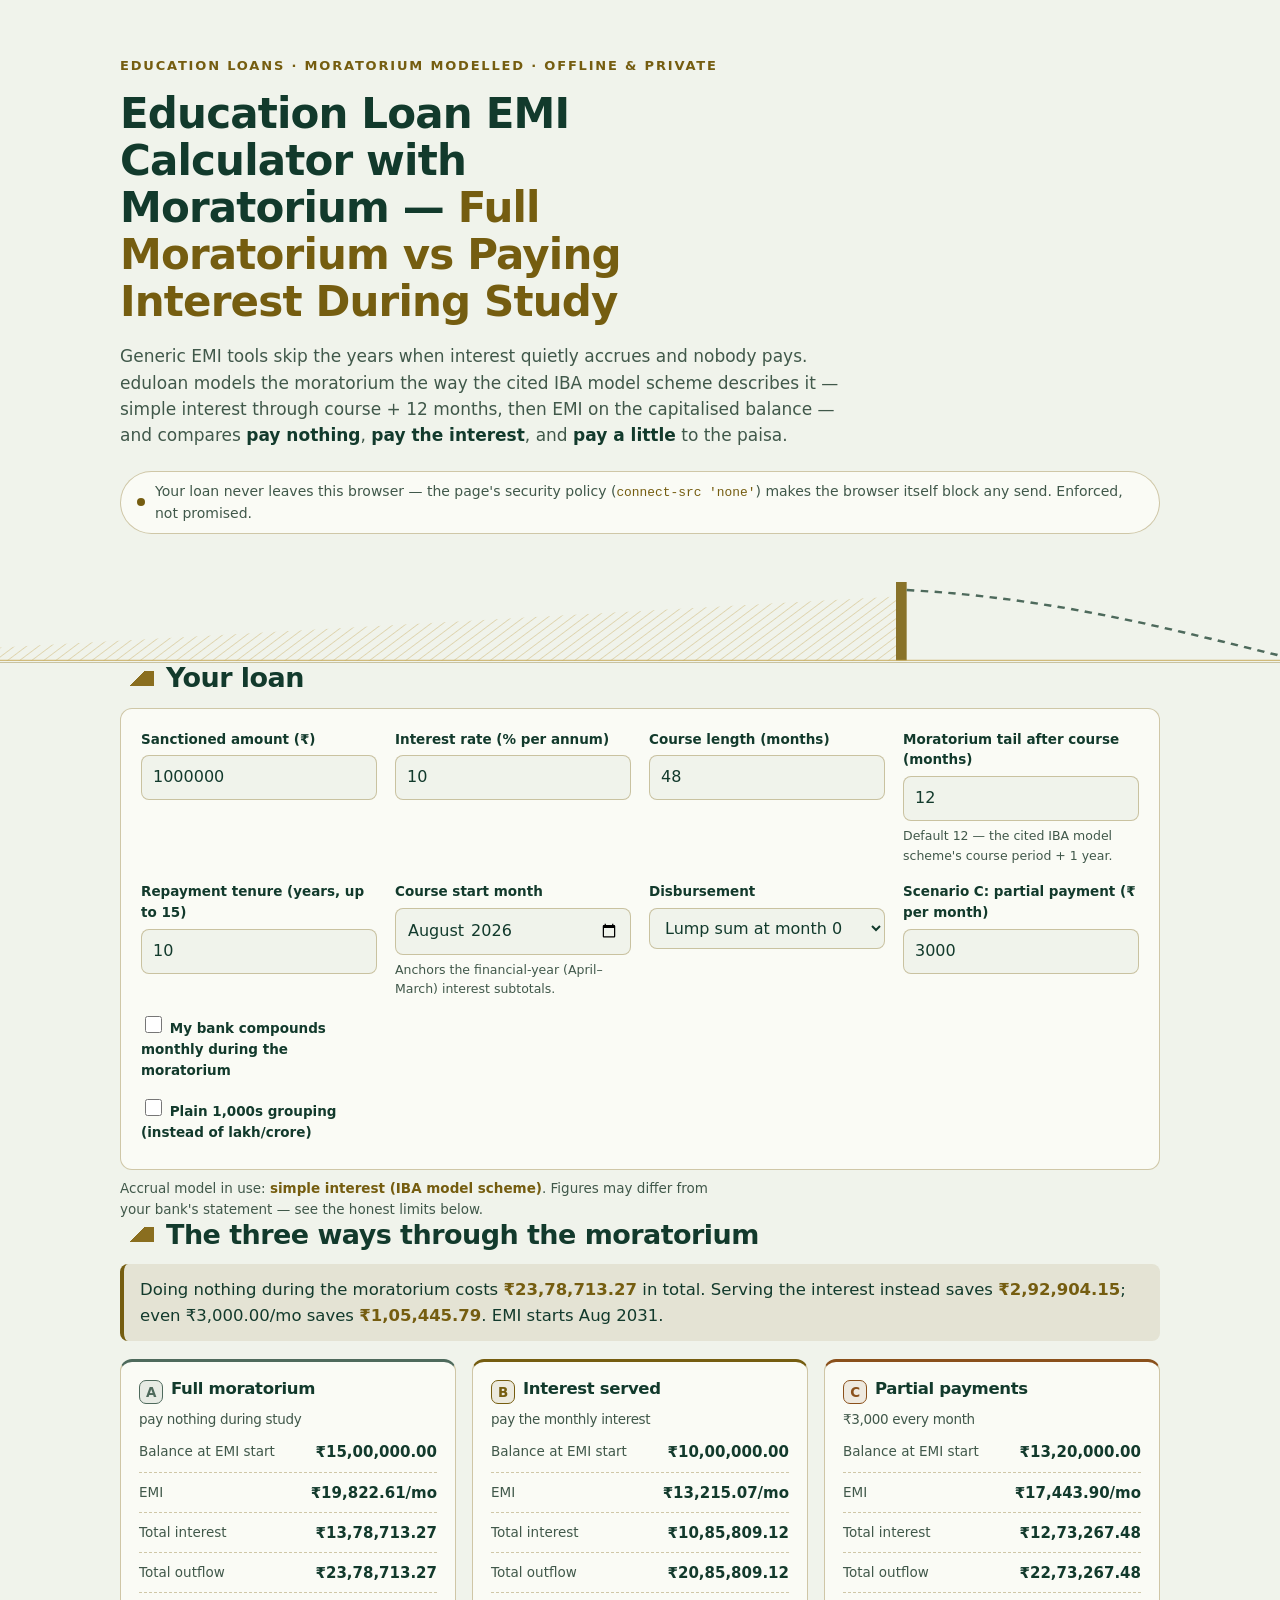
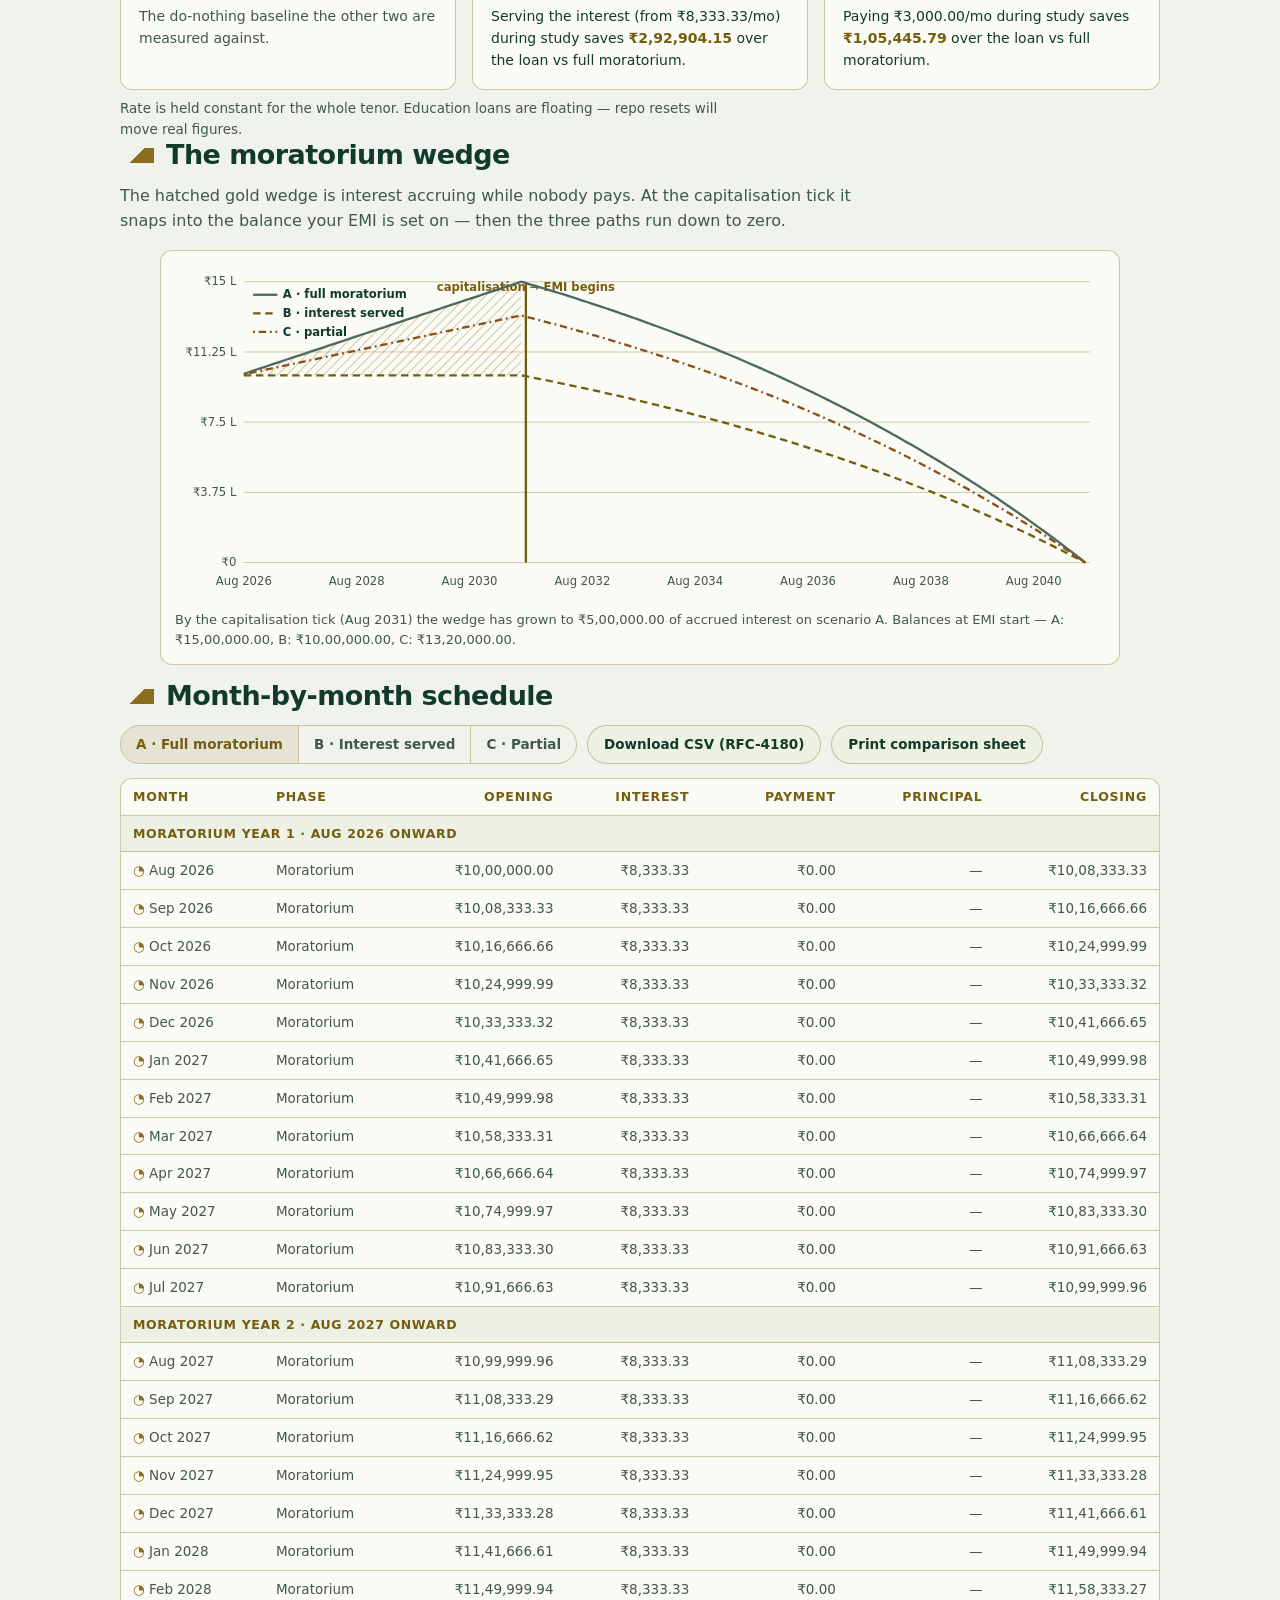
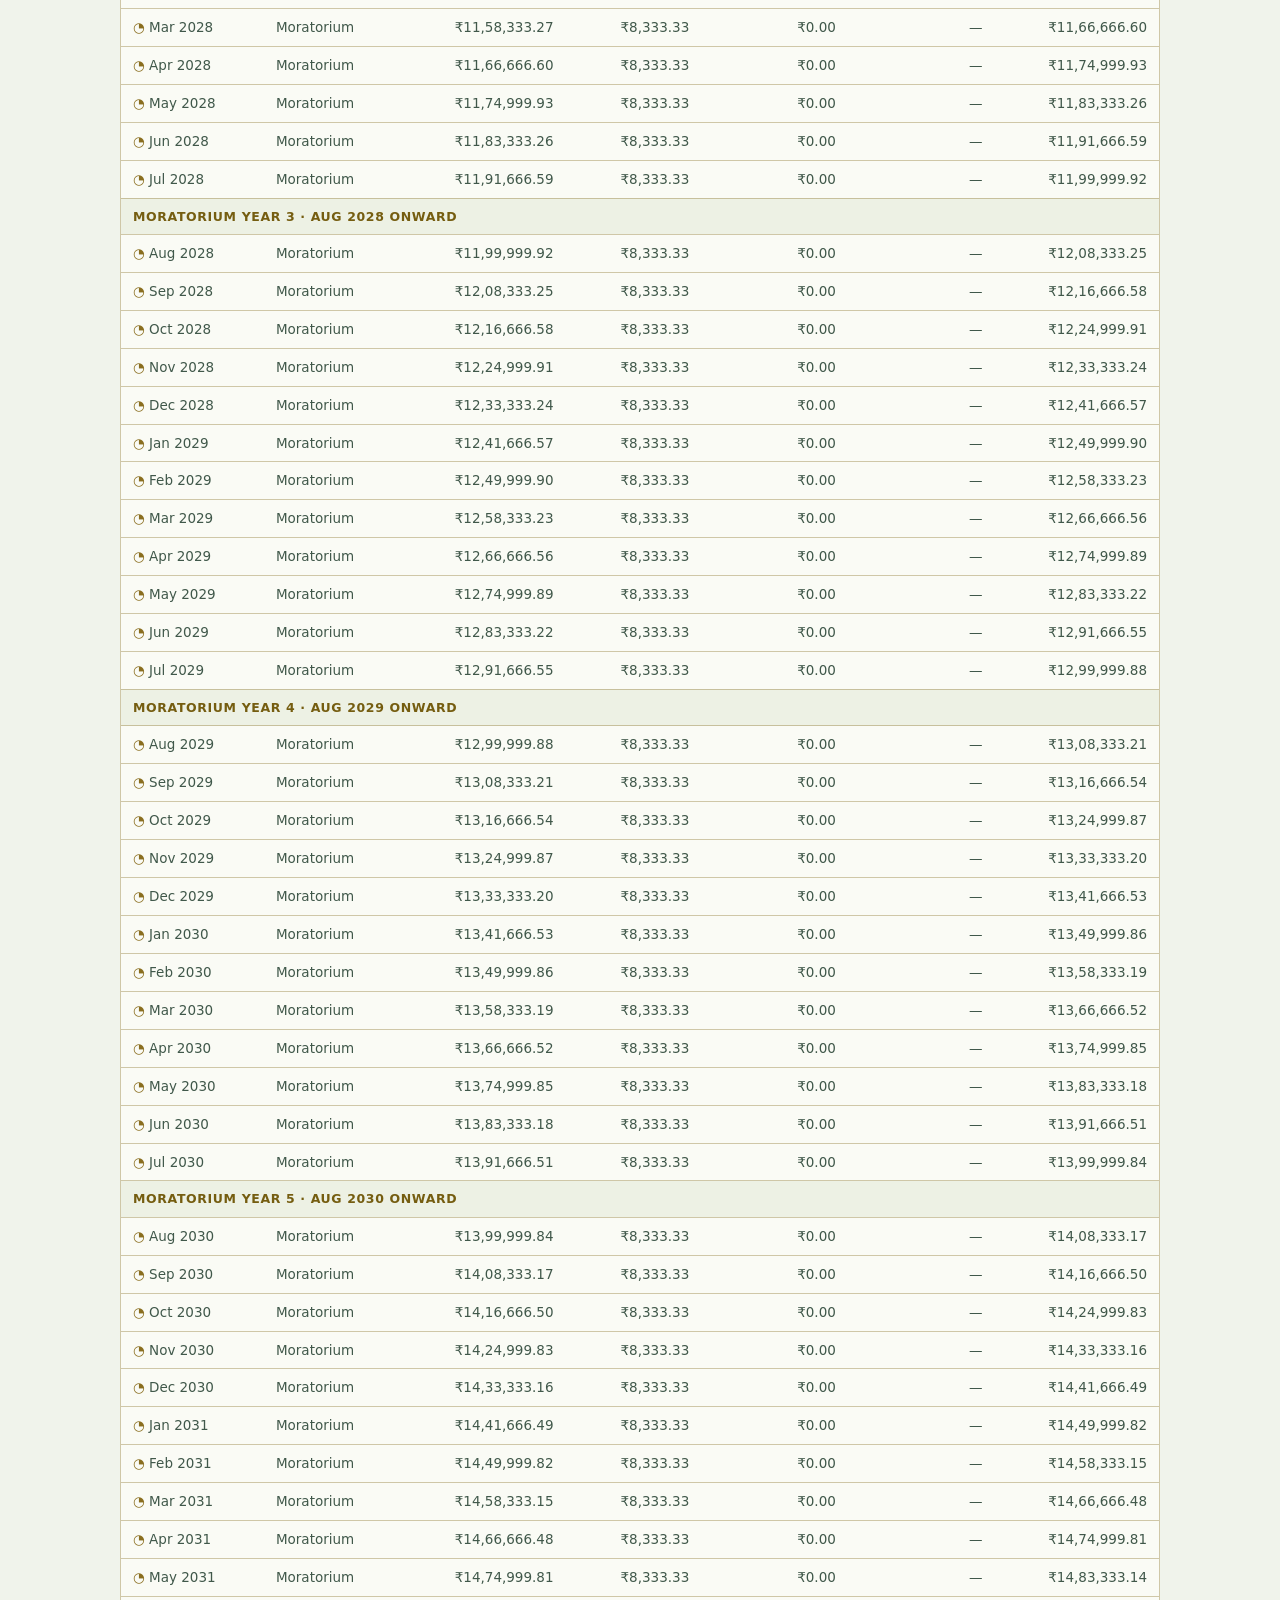
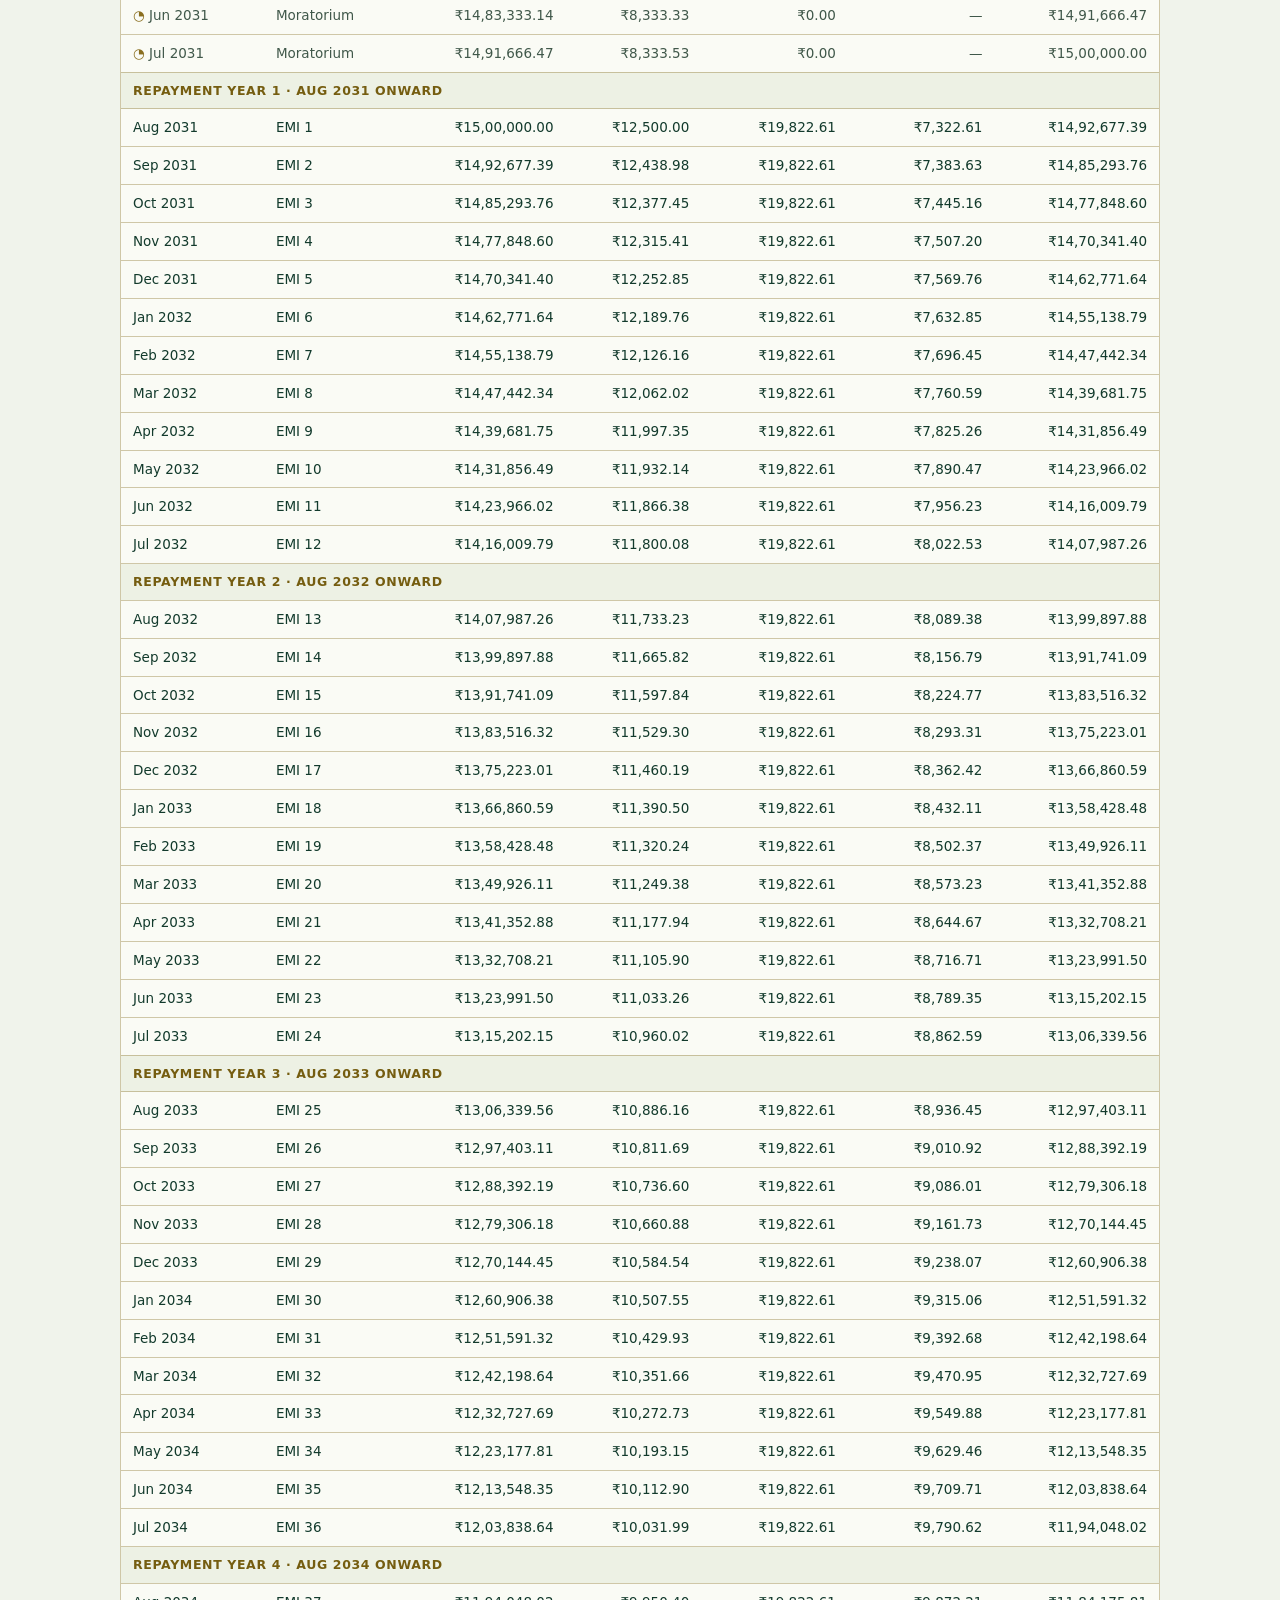
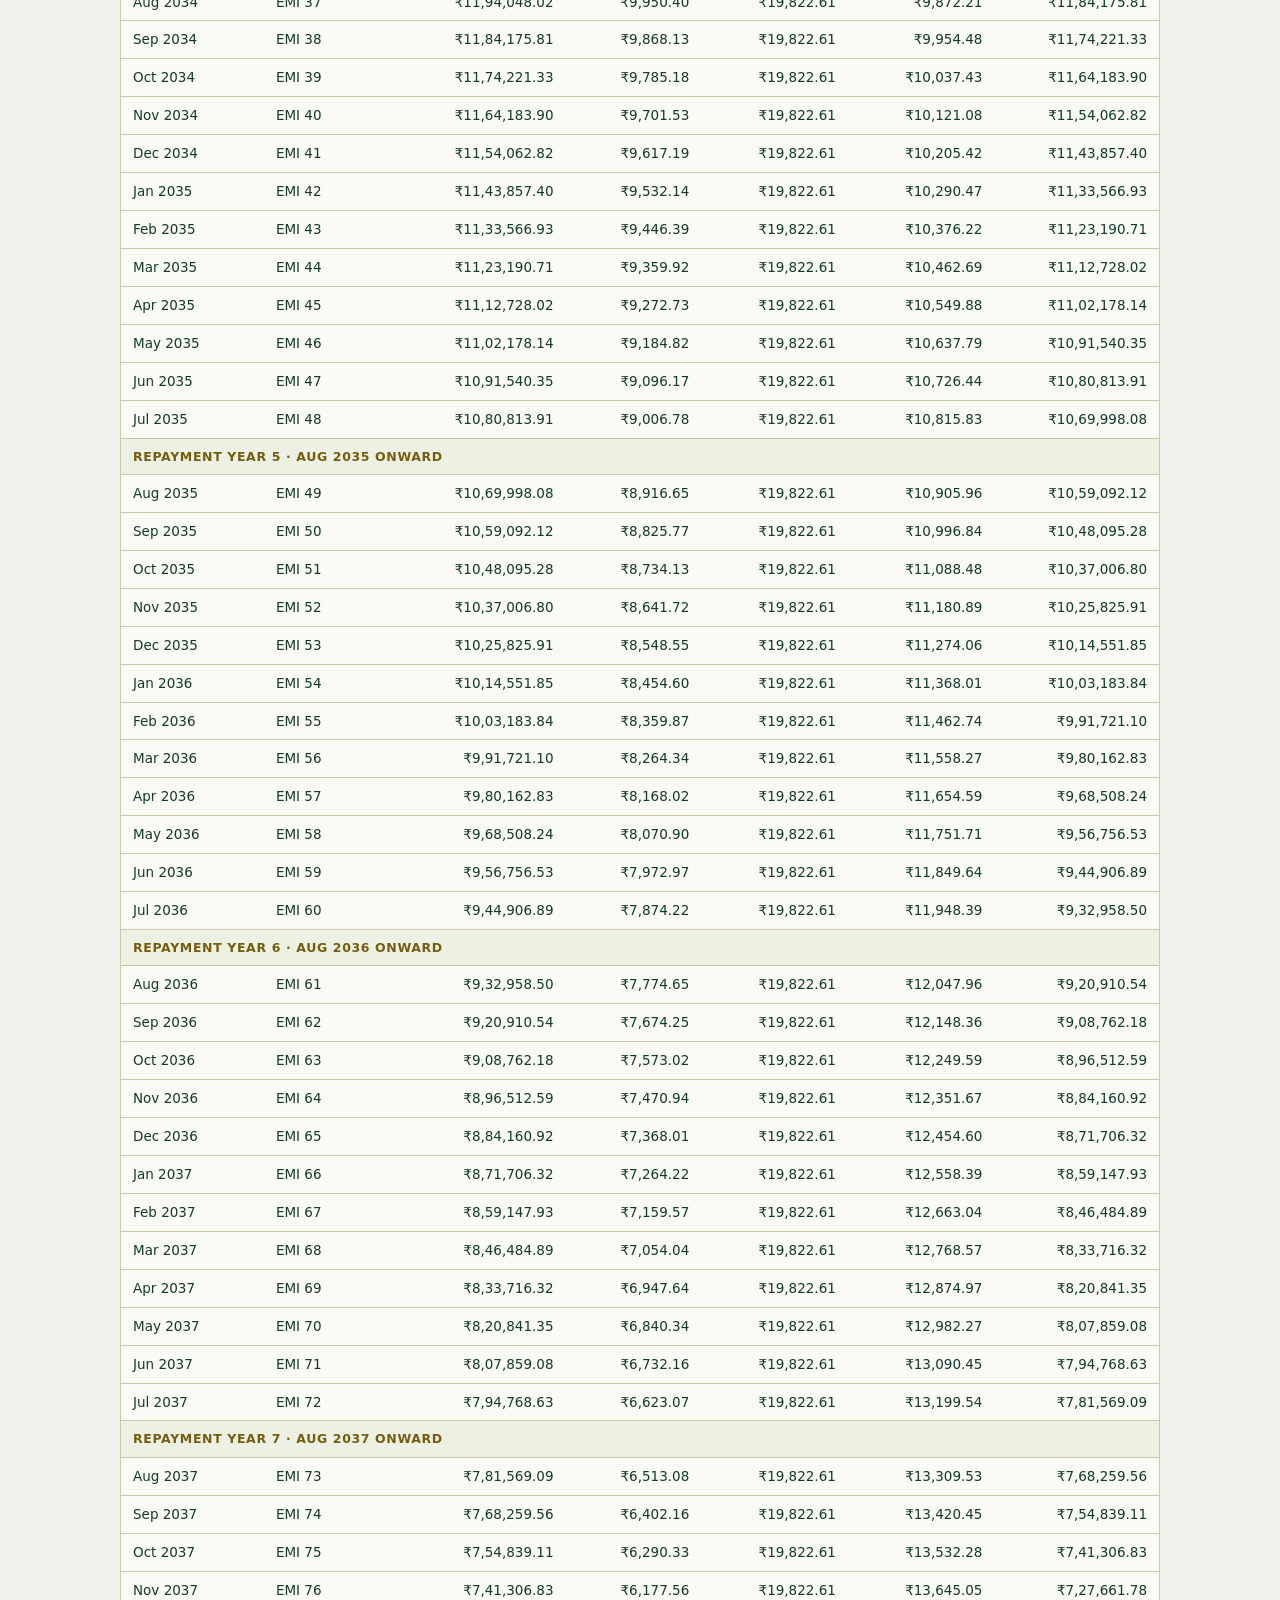
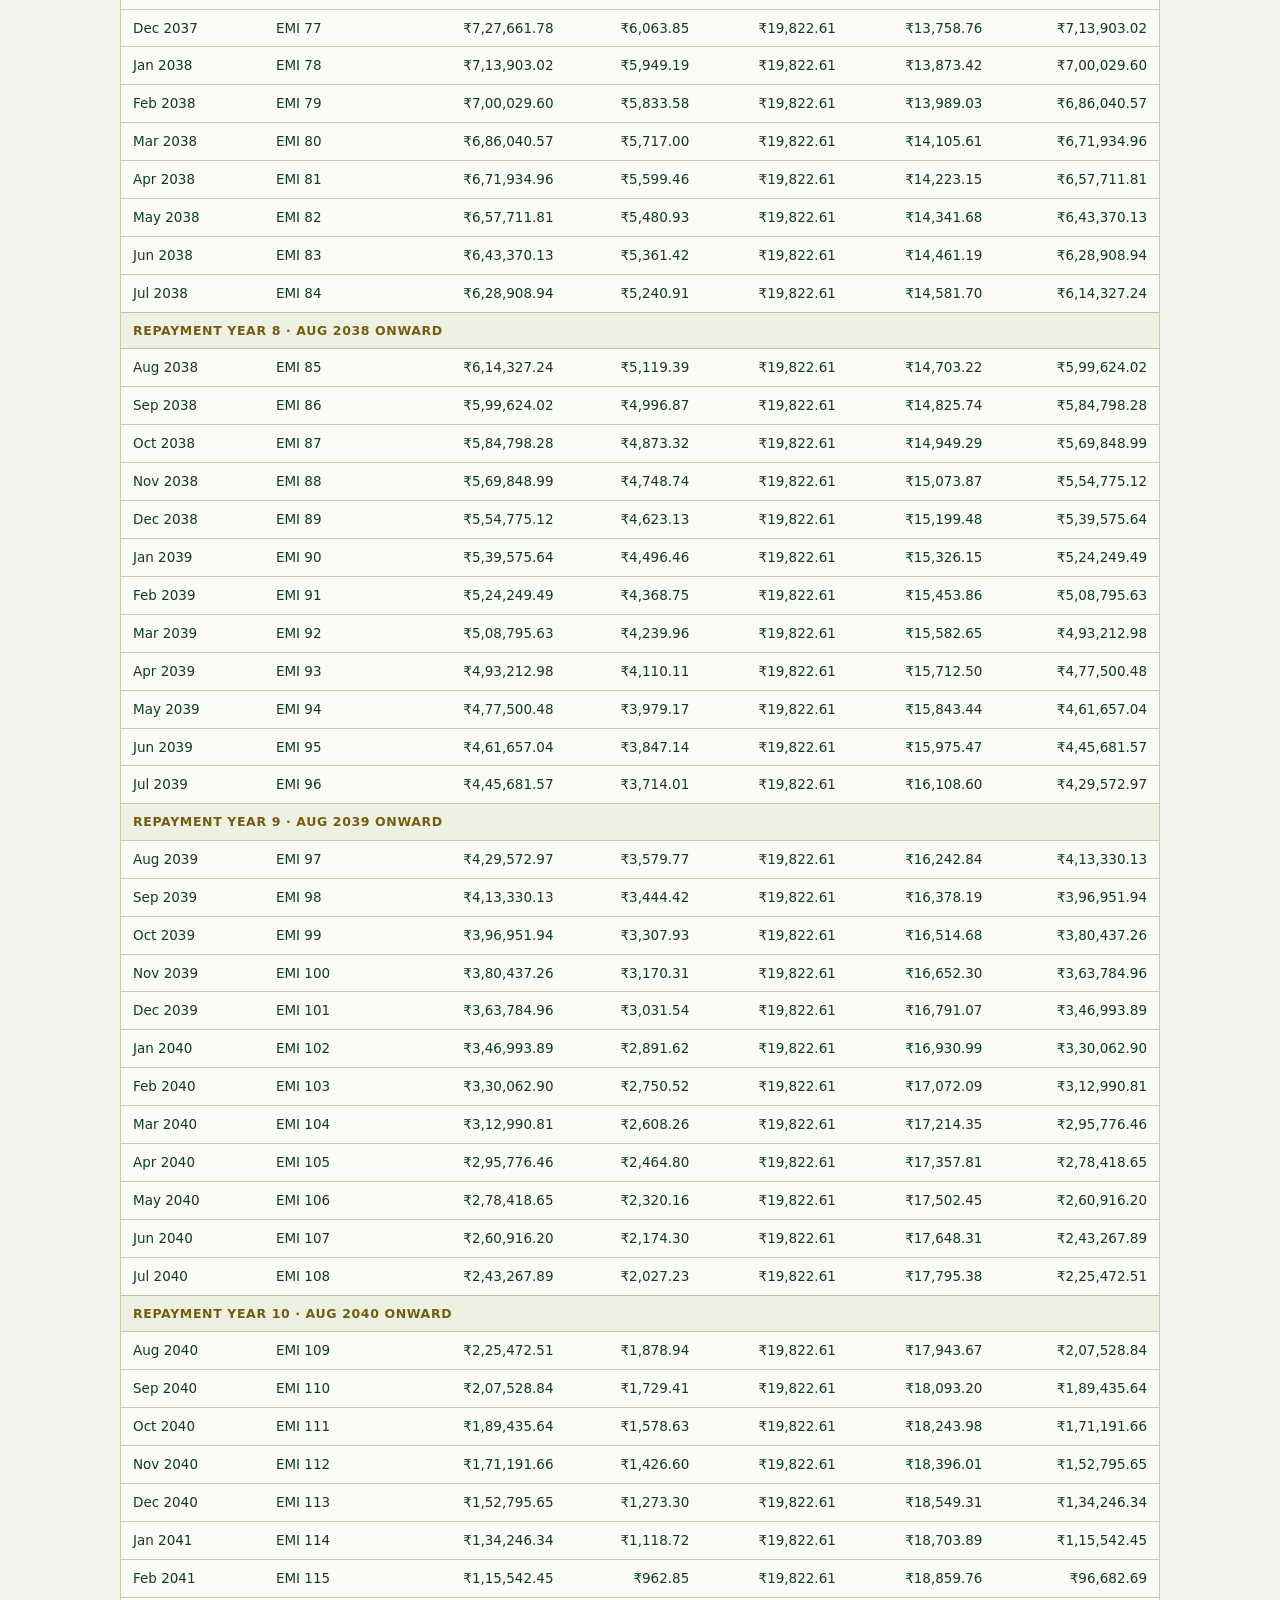
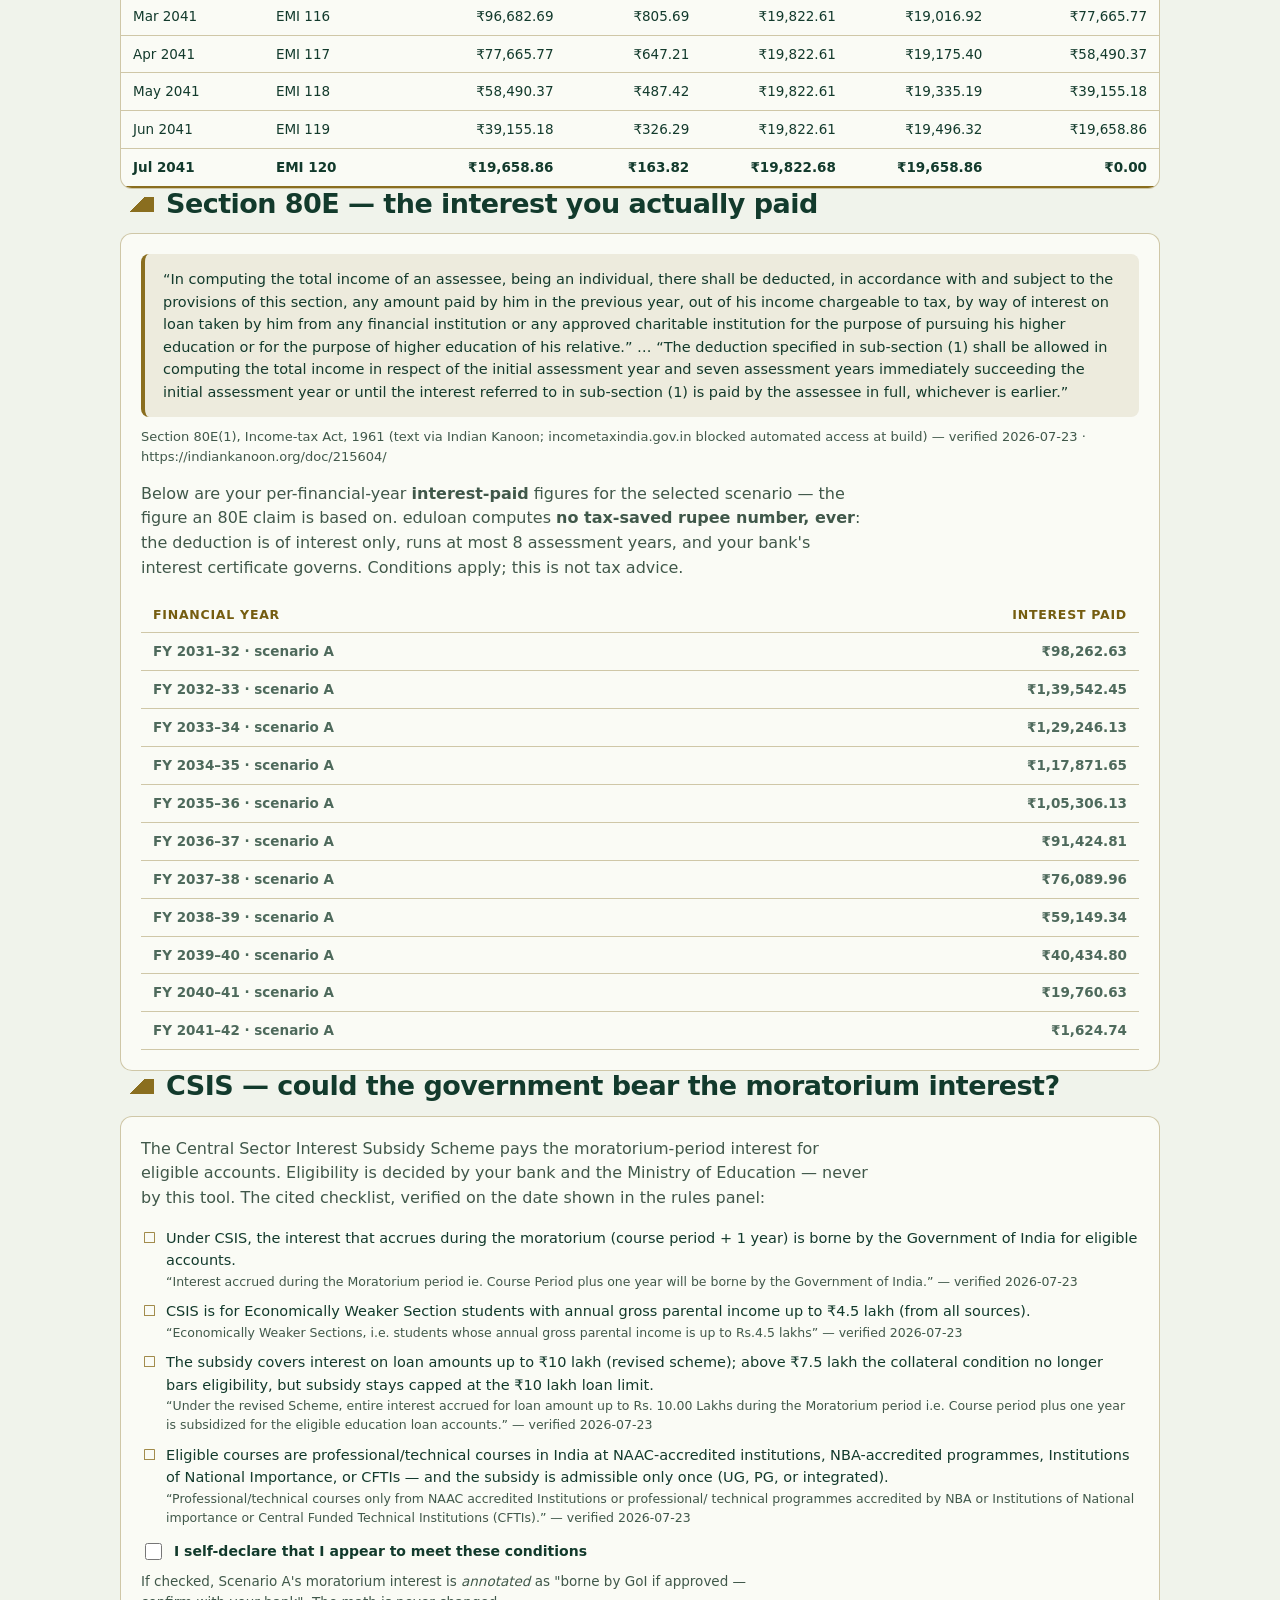
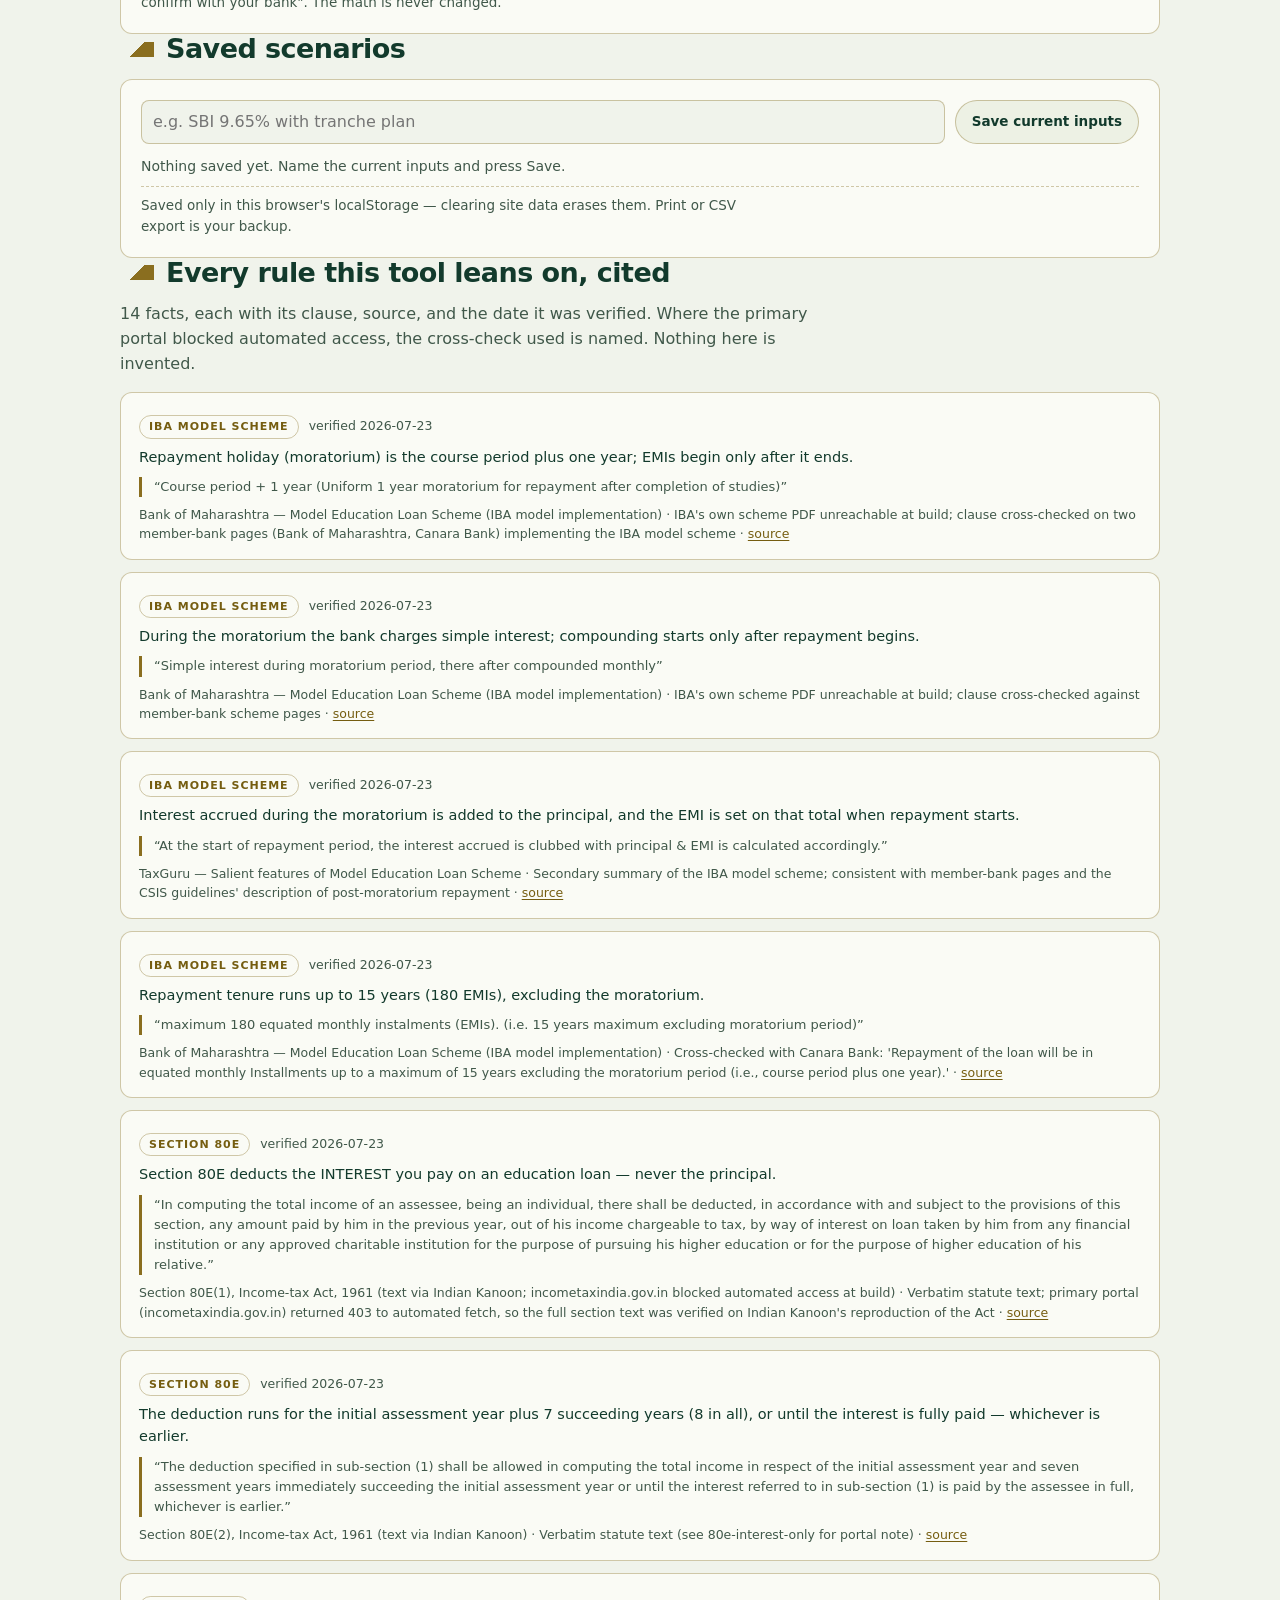
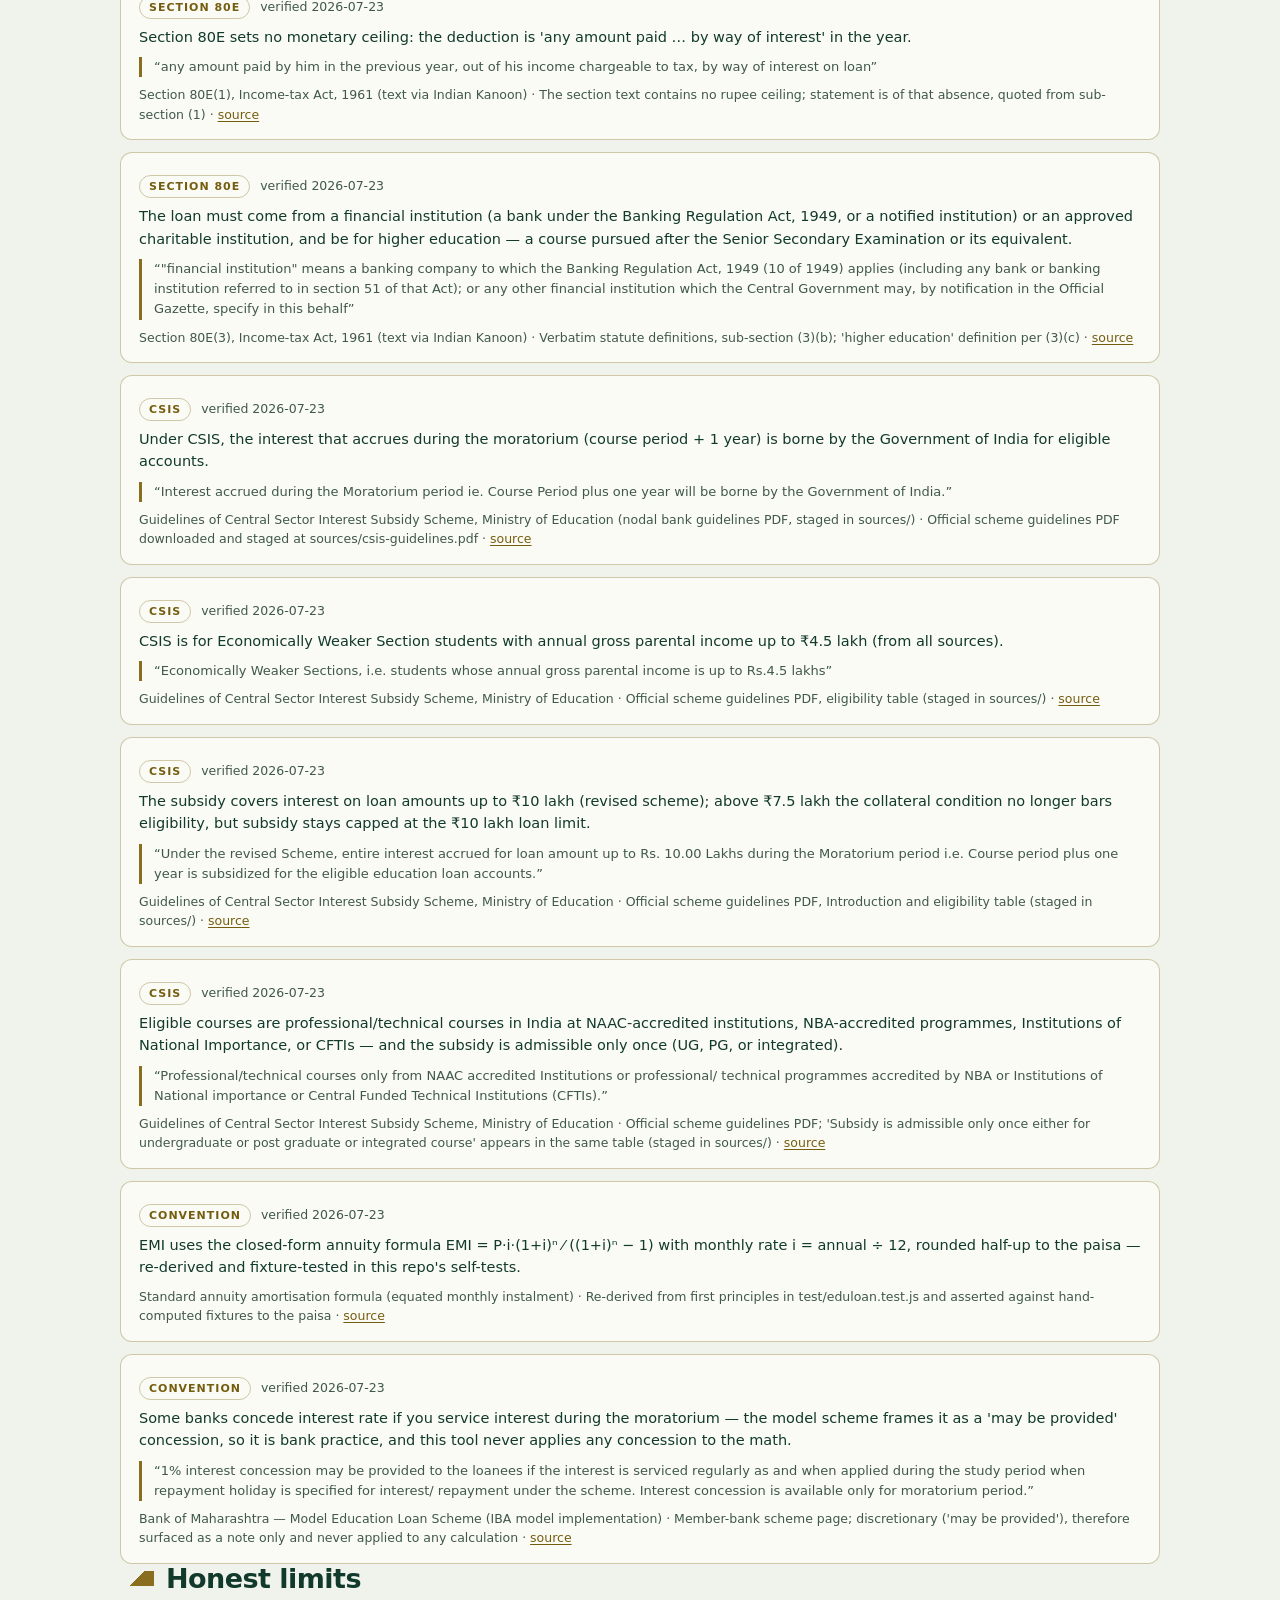
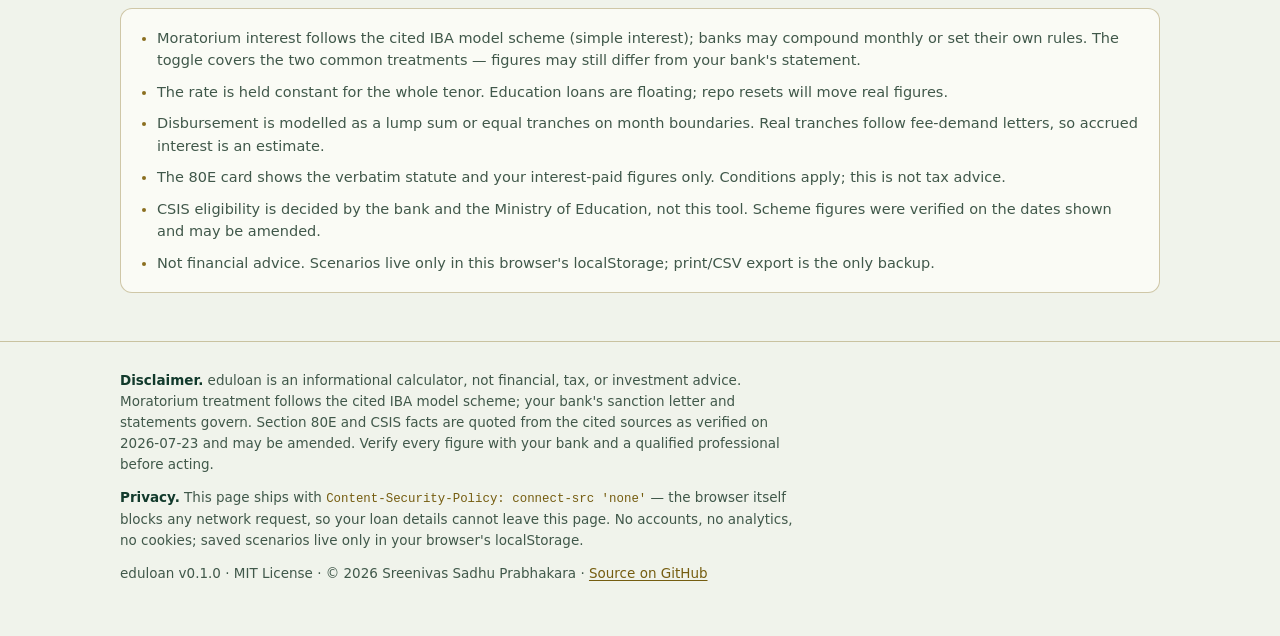
<file: index.html>
<!doctype html>
<html lang="en">
<head>
  <meta charset="utf-8">
  <meta name="viewport" content="width=device-width, initial-scale=1">
  <meta http-equiv="Content-Security-Policy" content="default-src 'self'; connect-src 'none'; img-src 'self' data:; base-uri 'none'; form-action 'none'; frame-ancestors 'none'; object-src 'none'">
  <title>eduloan — education loan EMI calculator with the moratorium modelled</title>
  <meta name="description" content="Education loan EMI calculator that models the moratorium: pay nothing, pay interest, or pay a little during study — compared to the paisa, with the IBA scheme, Section 80E and CSIS cited. Runs entirely in your browser.">
  <meta name="color-scheme" content="dark light">
  <link rel="canonical" href="https://sreenivas-sadhu-prabhakara.github.io/eduloan/">
  <meta name="robots" content="index, follow, max-image-preview:large">
  <meta name="author" content="Sreenivas Sadhu Prabhakara">
  <meta name="keywords" content="education loan emi calculator, education loan moratorium calculator, moratorium period education loan, pay interest during moratorium, IBA model education loan scheme, section 80E education loan interest, CSIS interest subsidy, student loan EMI India, education loan interest calculator">
  <meta name="theme-color" content="#0B2B21" media="(prefers-color-scheme: dark)">
  <meta name="theme-color" content="#F0F3EB" media="(prefers-color-scheme: light)">

  <!-- Open Graph -->
  <meta property="og:type" content="website">
  <meta property="og:site_name" content="eduloan">
  <meta property="og:title" content="eduloan — education loan EMI calculator with the moratorium modelled">
  <meta property="og:description" content="Pay nothing, pay interest, or pay a little during study — the three moratorium choices compared to the paisa, entirely on your device.">
  <meta property="og:url" content="https://sreenivas-sadhu-prabhakara.github.io/eduloan/">
  <meta property="og:locale" content="en_IN">
  <meta property="og:image" content="https://sreenivas-sadhu-prabhakara.github.io/eduloan/og-image.png">
  <meta property="og:image:width" content="1200">
  <meta property="og:image:height" content="630">
  <meta property="og:image:alt" content="eduloan — the moratorium wedge: interest accruing while nobody pays, and the three ways out">

  <!-- Twitter -->
  <meta name="twitter:card" content="summary_large_image">
  <meta name="twitter:title" content="eduloan — education loan EMI calculator with the moratorium modelled">
  <meta name="twitter:description" content="Pay nothing, pay interest, or pay a little during study — the three moratorium choices compared to the paisa, entirely on your device.">
  <meta name="twitter:image" content="https://sreenivas-sadhu-prabhakara.github.io/eduloan/og-image.png">
  <meta name="twitter:image:alt" content="eduloan — the moratorium wedge: interest accruing while nobody pays, and the three ways out">

  <link rel="stylesheet" href="styles.css">
  <link rel="icon" href="favicon.svg" type="image/svg+xml">
  <link rel="apple-touch-icon" href="apple-touch-icon.png">
  <link rel="manifest" href="manifest.webmanifest">

  <!-- Structured data (data blocks; not executable script) -->
  <script type="application/ld+json">
  {
    "@context": "https://schema.org",
    "@type": "WebApplication",
    "name": "eduloan",
    "description": "An education-loan EMI calculator that models the moratorium: simple interest accruing through course + 12 months per the cited IBA model scheme, then EMI on the capitalised balance — with full-moratorium, interest-served and partial-payment scenarios compared to the paisa.",
    "url": "https://sreenivas-sadhu-prabhakara.github.io/eduloan/",
    "applicationCategory": "FinanceApplication",
    "operatingSystem": "Any (modern web browser)",
    "browserRequirements": "Requires a modern web browser with JavaScript enabled.",
    "isAccessibleForFree": true,
    "offers": { "@type": "Offer", "price": "0", "priceCurrency": "INR" },
    "license": "https://opensource.org/licenses/MIT",
    "author": { "@type": "Person", "name": "Sreenivas Sadhu Prabhakara" },
    "softwareVersion": "0.1.0",
    "featureList": [
      "Moratorium engine: simple interest through course + 12 months per the IBA model scheme, with a monthly-compounding toggle",
      "Three-scenario comparison: full moratorium vs interest served vs partial payments, to the paisa",
      "Month-by-month schedule per scenario with per-financial-year interest subtotals",
      "Section 80E card with the verbatim statute and your interest-paid figures",
      "CSIS eligibility checklist with cited scheme figures",
      "Named scenarios saved locally; print comparison sheet and RFC-4180 CSV export",
      "Runs 100% offline — the CSP blocks every network request"
    ]
  }
  </script>
  <script type="application/ld+json">
  {
    "@context": "https://schema.org",
    "@type": "FAQPage",
    "mainEntity": [
      {
        "@type": "Question",
        "name": "What is the moratorium period on an education loan?",
        "acceptedAnswer": {
          "@type": "Answer",
          "text": "Under the IBA Model Education Loan Scheme the repayment holiday (moratorium) is the course period plus one year. Simple interest accrues during it; at the start of repayment the accrued interest is added to the principal and the EMI is set on that total. Banks may apply their own variations, so confirm with your sanction letter."
        }
      },
      {
        "@type": "Question",
        "name": "Should I pay interest during the education-loan moratorium?",
        "acceptedAnswer": {
          "@type": "Answer",
          "text": "Servicing interest during study keeps the balance from growing, so the EMI is set on the original principal instead of a capitalised total — on a ₹10 lakh loan at 10% with a 5-year moratorium the difference in total outflow runs into lakhs. eduloan computes the exact delta for your numbers; whether the cash is better used elsewhere is a decision for you and your bank."
        }
      },
      {
        "@type": "Question",
        "name": "Does eduloan calculate my Section 80E tax saving?",
        "acceptedAnswer": {
          "@type": "Answer",
          "text": "No — deliberately. Section 80E deducts the interest you actually pay, and the saving depends on your slab and regime. eduloan shows the verbatim statute and your per-financial-year interest-paid figures — the number an 80E claim is based on — and stops there. It is not tax advice."
        }
      },
      {
        "@type": "Question",
        "name": "Is my loan data private? Does eduloan work offline?",
        "acceptedAnswer": {
          "@type": "Answer",
          "text": "Yes. eduloan runs entirely in your browser and its Content-Security-Policy (connect-src 'none') makes the browser itself block any network request — your figures cannot leave the page. Saved scenarios live only in this browser's localStorage."
        }
      }
    ]
  }
  </script>
</head>
<body>
  <a class="skip-link" href="#calc">Skip to the calculator</a>

  <!-- ============ HERO ============ -->
  <header class="hero">
    <div class="wrap">
      <p class="eyebrow">Education loans &middot; moratorium modelled &middot; offline &amp; private</p>
      <h1>Education Loan EMI Calculator with Moratorium — <span class="accent">Full Moratorium vs Paying Interest During Study</span></h1>
      <p class="lede">
        Generic EMI tools skip the years when interest quietly accrues and nobody pays.
        eduloan models the moratorium the way the cited IBA model scheme describes it — simple interest
        through course&nbsp;+&nbsp;12&nbsp;months, then EMI on the capitalised balance — and compares
        <strong>pay nothing</strong>, <strong>pay the interest</strong>, and <strong>pay a little</strong> to the paisa.
      </p>
      <p class="privacy-chip"><span class="dot" aria-hidden="true"></span><span>Your loan never leaves this browser — the page's security policy (<code>connect-src 'none'</code>) makes the browser itself block any send. Enforced, not promised.</span></p>
    </div>
    <div class="hero-wedge" aria-hidden="true">
      <svg viewBox="0 0 1200 120" preserveAspectRatio="none" role="presentation">
        <defs>
          <pattern id="hatchHero" width="8" height="8" patternTransform="rotate(45)" patternUnits="userSpaceOnUse">
            <line x1="0" y1="0" x2="0" y2="8" stroke="#C4A44E" stroke-width="1.4" opacity="0.55"/>
          </pattern>
        </defs>
        <polygon points="0,118 840,118 840,38 0,102" fill="url(#hatchHero)"/>
        <rect x="840" y="20" width="10" height="98" fill="#E6D28E" opacity="0.9"/>
        <path d="M850 30 C 990 40, 1100 80, 1200 112" fill="none" stroke="#8FA79A" stroke-width="3" stroke-dasharray="7 6"/>
        <line x1="0" y1="118" x2="1200" y2="118" stroke="#C4A44E" stroke-width="1.5" opacity="0.7"/>
      </svg>
    </div>
  </header>

  <main>
    <!-- ============ INPUTS ============ -->
    <section id="calc" class="wrap" aria-labelledby="calc-h">
      <h2 id="calc-h"><span class="rule-wedge" aria-hidden="true"></span>Your loan</h2>
      <form id="loan-form" class="panel form-grid" autocomplete="off">
        <div class="field">
          <label for="in-amount">Sanctioned amount (₹)</label>
          <input id="in-amount" name="amount" type="number" inputmode="numeric" min="10000" max="100000000" step="1000" value="1000000" required>
        </div>
        <div class="field">
          <label for="in-rate">Interest rate (% per annum)</label>
          <input id="in-rate" name="rate" type="number" inputmode="decimal" min="0" max="24" step="0.05" value="10" required>
        </div>
        <div class="field">
          <label for="in-course">Course length (months)</label>
          <input id="in-course" name="course" type="number" inputmode="numeric" min="1" max="120" step="1" value="48" required>
        </div>
        <div class="field">
          <label for="in-tail">Moratorium tail after course (months)</label>
          <input id="in-tail" name="tail" type="number" inputmode="numeric" min="0" max="36" step="1" value="12" required>
          <p class="hint" id="tail-hint">Default 12 — the cited IBA model scheme's course period + 1 year.</p>
        </div>
        <div class="field">
          <label for="in-tenure">Repayment tenure (years, up to 15)</label>
          <input id="in-tenure" name="tenure" type="number" inputmode="numeric" min="1" max="15" step="1" value="10" required>
        </div>
        <div class="field">
          <label for="in-start">Course start month</label>
          <input id="in-start" name="start" type="month" value="2026-08" required>
          <p class="hint">Anchors the financial-year (April–March) interest subtotals.</p>
        </div>
        <div class="field">
          <label for="in-disburse">Disbursement</label>
          <select id="in-disburse" name="disburse">
            <option value="lump" selected>Lump sum at month 0</option>
            <option value="yearly">Equal yearly tranches</option>
            <option value="semester">Equal semester tranches</option>
          </select>
        </div>
        <div class="field">
          <label for="in-partial">Scenario C: partial payment (₹ per month)</label>
          <input id="in-partial" name="partial" type="number" inputmode="numeric" min="0" max="1000000" step="100" value="3000" required>
        </div>
        <div class="field field-toggles">
          <label class="check"><input id="in-compound" name="compound" type="checkbox"> <span>My bank compounds monthly during the moratorium</span></label>
          <label class="check"><input id="in-plain" name="plain" type="checkbox"> <span>Plain 1,000s grouping (instead of lakh/crore)</span></label>
        </div>
      </form>
      <p class="hint model-note" id="model-note">Accrual model in use: <strong id="model-label">simple interest (IBA model scheme)</strong>. Figures may differ from your bank's statement — see the honest limits below.</p>
    </section>

    <!-- ============ VERDICT + CARDS ============ -->
    <section id="compare" class="wrap" aria-labelledby="compare-h">
      <h2 id="compare-h"><span class="rule-wedge" aria-hidden="true"></span>The three ways through the moratorium</h2>
      <p id="verdict" class="verdict" role="status" aria-live="polite"></p>
      <div class="cards" id="cards">
        <article class="card card-a" aria-labelledby="card-a-h">
          <h3 id="card-a-h"><span class="tag tag-a">A</span> Full moratorium <span class="sub">pay nothing during study</span></h3>
          <dl class="figs">
            <div><dt>Balance at EMI start</dt><dd id="a-cap" class="num"></dd></div>
            <div><dt>EMI</dt><dd id="a-emi" class="num"></dd></div>
            <div><dt>Total interest</dt><dd id="a-int" class="num"></dd></div>
            <div><dt>Total outflow</dt><dd id="a-out" class="num"></dd></div>
          </dl>
          <p class="delta baseline">The do-nothing baseline the other two are measured against.</p>
          <p class="csis-note" id="a-csis-note" hidden></p>
        </article>
        <article class="card card-b" aria-labelledby="card-b-h">
          <h3 id="card-b-h"><span class="tag tag-b">B</span> Interest served <span class="sub">pay the monthly interest</span></h3>
          <dl class="figs">
            <div><dt>Balance at EMI start</dt><dd id="b-cap" class="num"></dd></div>
            <div><dt>EMI</dt><dd id="b-emi" class="num"></dd></div>
            <div><dt>Total interest</dt><dd id="b-int" class="num"></dd></div>
            <div><dt>Total outflow</dt><dd id="b-out" class="num"></dd></div>
          </dl>
          <p class="delta" id="b-delta"></p>
        </article>
        <article class="card card-c" aria-labelledby="card-c-h">
          <h3 id="card-c-h"><span class="tag tag-c">C</span> Partial payments <span class="sub" id="c-sub">₹3,000 every month</span></h3>
          <dl class="figs">
            <div><dt>Balance at EMI start</dt><dd id="c-cap" class="num"></dd></div>
            <div><dt>EMI</dt><dd id="c-emi" class="num"></dd></div>
            <div><dt>Total interest</dt><dd id="c-int" class="num"></dd></div>
            <div><dt>Total outflow</dt><dd id="c-out" class="num"></dd></div>
          </dl>
          <p class="delta" id="c-delta"></p>
        </article>
      </div>
      <p class="hint">Rate is held constant for the whole tenor. Education loans are floating — repo resets will move real figures.</p>
    </section>

    <!-- ============ TIMELINE ============ -->
    <section id="timeline" class="wrap" aria-labelledby="timeline-h">
      <h2 id="timeline-h"><span class="rule-wedge" aria-hidden="true"></span>The moratorium wedge</h2>
      <p class="section-lede">The hatched gold wedge is interest accruing while nobody pays. At the capitalisation tick it snaps into the balance your EMI is set on — then the three paths run down to zero.</p>
      <figure class="panel chart-panel">
        <div id="chart" class="chart" role="img" aria-label="Balance over time for the three scenarios: the full-moratorium path rises through the study years as the interest wedge grows, then all three paths amortise to zero. A text summary follows this chart."></div>
        <figcaption id="chart-caption" class="chart-caption"></figcaption>
      </figure>
    </section>

    <!-- ============ SCHEDULE ============ -->
    <section id="schedule" class="wrap" aria-labelledby="schedule-h">
      <h2 id="schedule-h"><span class="rule-wedge" aria-hidden="true"></span>Month-by-month schedule</h2>
      <div class="sched-controls">
        <div class="seg" role="group" aria-label="Choose a scenario schedule">
          <button type="button" class="seg-btn" id="tab-A" aria-pressed="true">A · Full moratorium</button>
          <button type="button" class="seg-btn" id="tab-B" aria-pressed="false">B · Interest served</button>
          <button type="button" class="seg-btn" id="tab-C" aria-pressed="false">C · Partial</button>
        </div>
        <button type="button" class="btn" id="csv-btn">Download CSV (RFC-4180)</button>
        <button type="button" class="btn" id="print-btn">Print comparison sheet</button>
      </div>
      <div class="panel table-wrap">
        <table id="sched-table" class="sched">
          <caption id="sched-caption" class="sr-only">Schedule for the selected scenario: moratorium accrual rows, then amortization rows grouped by year, closing at exactly zero.</caption>
          <thead>
            <tr><th scope="col">Month</th><th scope="col">Phase</th><th scope="col" class="num">Opening</th><th scope="col" class="num">Interest</th><th scope="col" class="num">Payment</th><th scope="col" class="num">Principal</th><th scope="col" class="num">Closing</th></tr>
          </thead>
          <tbody id="sched-body"></tbody>
        </table>
      </div>
    </section>

    <!-- ============ 80E ============ -->
    <section id="tax80e" class="wrap" aria-labelledby="tax80e-h">
      <h2 id="tax80e-h"><span class="rule-wedge" aria-hidden="true"></span>Section 80E — the interest you actually paid</h2>
      <div class="panel statute">
        <blockquote id="s80e-quote" class="statute-quote"></blockquote>
        <p class="cite" id="s80e-cite"></p>
        <p class="section-lede">Below are your per-financial-year <strong>interest-paid</strong> figures for the selected scenario — the figure an 80E claim is based on. eduloan computes <strong>no tax-saved rupee number, ever</strong>: the deduction is of interest only, runs at most 8 assessment years, and your bank's interest certificate governs. Conditions apply; this is not tax advice.</p>
        <div class="table-wrap">
          <table class="sched fy-table">
            <caption class="sr-only">Interest paid per Indian financial year (April to March) for the selected scenario</caption>
            <thead><tr><th scope="col">Financial year</th><th scope="col" class="num">Interest paid</th></tr></thead>
            <tbody id="fy-body"></tbody>
          </table>
        </div>
      </div>
    </section>

    <!-- ============ CSIS ============ -->
    <section id="csis" class="wrap" aria-labelledby="csis-h">
      <h2 id="csis-h"><span class="rule-wedge" aria-hidden="true"></span>CSIS — could the government bear the moratorium interest?</h2>
      <div class="panel">
        <p class="section-lede">The Central Sector Interest Subsidy Scheme pays the moratorium-period interest for eligible accounts. Eligibility is decided by your bank and the Ministry of Education — never by this tool. The cited checklist, verified on the date shown in the rules panel:</p>
        <ul class="checklist" id="csis-list"></ul>
        <label class="check csis-declare"><input type="checkbox" id="csis-eligible"> <span>I self-declare that I appear to meet these conditions</span></label>
        <p class="hint" id="csis-effect">If checked, Scenario A's moratorium interest is <em>annotated</em> as "borne by GoI if approved — confirm with your bank". The math is never changed.</p>
      </div>
    </section>

    <!-- ============ SAVED SCENARIOS ============ -->
    <section id="saved" class="wrap" aria-labelledby="saved-h">
      <h2 id="saved-h"><span class="rule-wedge" aria-hidden="true"></span>Saved scenarios</h2>
      <div class="panel">
        <div class="save-row">
          <label for="save-name" class="sr-only">Name for this scenario</label>
          <input id="save-name" type="text" maxlength="40" placeholder="e.g. SBI 9.65% with tranche plan">
          <button type="button" class="btn" id="save-btn">Save current inputs</button>
        </div>
        <ul id="saved-list" class="saved-list"></ul>
        <p class="hint">Saved only in this browser's localStorage — clearing site data erases them. Print or CSV export is your backup.</p>
      </div>
    </section>

    <!-- ============ RULES PANEL ============ -->
    <section id="rules" class="wrap" aria-labelledby="rules-h">
      <h2 id="rules-h"><span class="rule-wedge" aria-hidden="true"></span>Every rule this tool leans on, cited</h2>
      <p class="section-lede">14 facts, each with its clause, source, and the date it was verified. Where the primary portal blocked automated access, the cross-check used is named. Nothing here is invented.</p>
      <div id="facts-panel" class="facts"></div>
    </section>

    <!-- ============ HONEST LIMITS ============ -->
    <section id="limits" class="wrap" aria-labelledby="limits-h">
      <h2 id="limits-h"><span class="rule-wedge" aria-hidden="true"></span>Honest limits</h2>
      <ul class="limits panel">
        <li>Moratorium interest follows the cited IBA model scheme (simple interest); banks may compound monthly or set their own rules. The toggle covers the two common treatments — figures may still differ from your bank's statement.</li>
        <li>The rate is held constant for the whole tenor. Education loans are floating; repo resets will move real figures.</li>
        <li>Disbursement is modelled as a lump sum or equal tranches on month boundaries. Real tranches follow fee-demand letters, so accrued interest is an estimate.</li>
        <li>The 80E card shows the verbatim statute and your interest-paid figures only. Conditions apply; this is not tax advice.</li>
        <li>CSIS eligibility is decided by the bank and the Ministry of Education, not this tool. Scheme figures were verified on the dates shown and may be amended.</li>
        <li>Not financial advice. Scenarios live only in this browser's localStorage; print/CSV export is the only backup.</li>
      </ul>
    </section>

    <!-- ============ PRINT-ONLY SUMMARY ============ -->
    <section id="print-sheet" class="wrap print-only" aria-hidden="true">
      <h2>eduloan — moratorium comparison sheet</h2>
      <p id="print-assumptions"></p>
      <div id="print-cards"></div>
      <p class="print-sources">Sources: IBA Model Education Loan Scheme (via member-bank implementations, verified 2026-07-23) · Section 80E, Income-tax Act, 1961 (verbatim, verified 2026-07-23) · CSIS scheme guidelines, Ministry of Education (verified 2026-07-23). Not financial or tax advice; rate held constant; confirm every figure with your bank.</p>
    </section>
  </main>

  <!-- ============ FOOTER ============ -->
  <footer class="site-footer">
    <div class="wrap">
      <p><strong>Disclaimer.</strong> eduloan is an informational calculator, not financial, tax, or investment advice. Moratorium treatment follows the cited IBA model scheme; your bank's sanction letter and statements govern. Section 80E and CSIS facts are quoted from the cited sources as verified on 2026-07-23 and may be amended. Verify every figure with your bank and a qualified professional before acting.</p>
      <p><strong>Privacy.</strong> This page ships with <code>Content-Security-Policy: connect-src 'none'</code> — the browser itself blocks any network request, so your loan details cannot leave this page. No accounts, no analytics, no cookies; saved scenarios live only in your browser's localStorage.</p>
      <p class="foot-meta">eduloan v0.1.0 · MIT License · © 2026 Sreenivas Sadhu Prabhakara · <a href="https://github.com/Sreenivas-Sadhu-Prabhakara/eduloan">Source on GitHub</a></p>
    </div>
  </footer>

  <script src="data/facts.js"></script>
  <script src="data/engine.js"></script>
  <script src="app.js"></script>
</body>
</html>
</file>
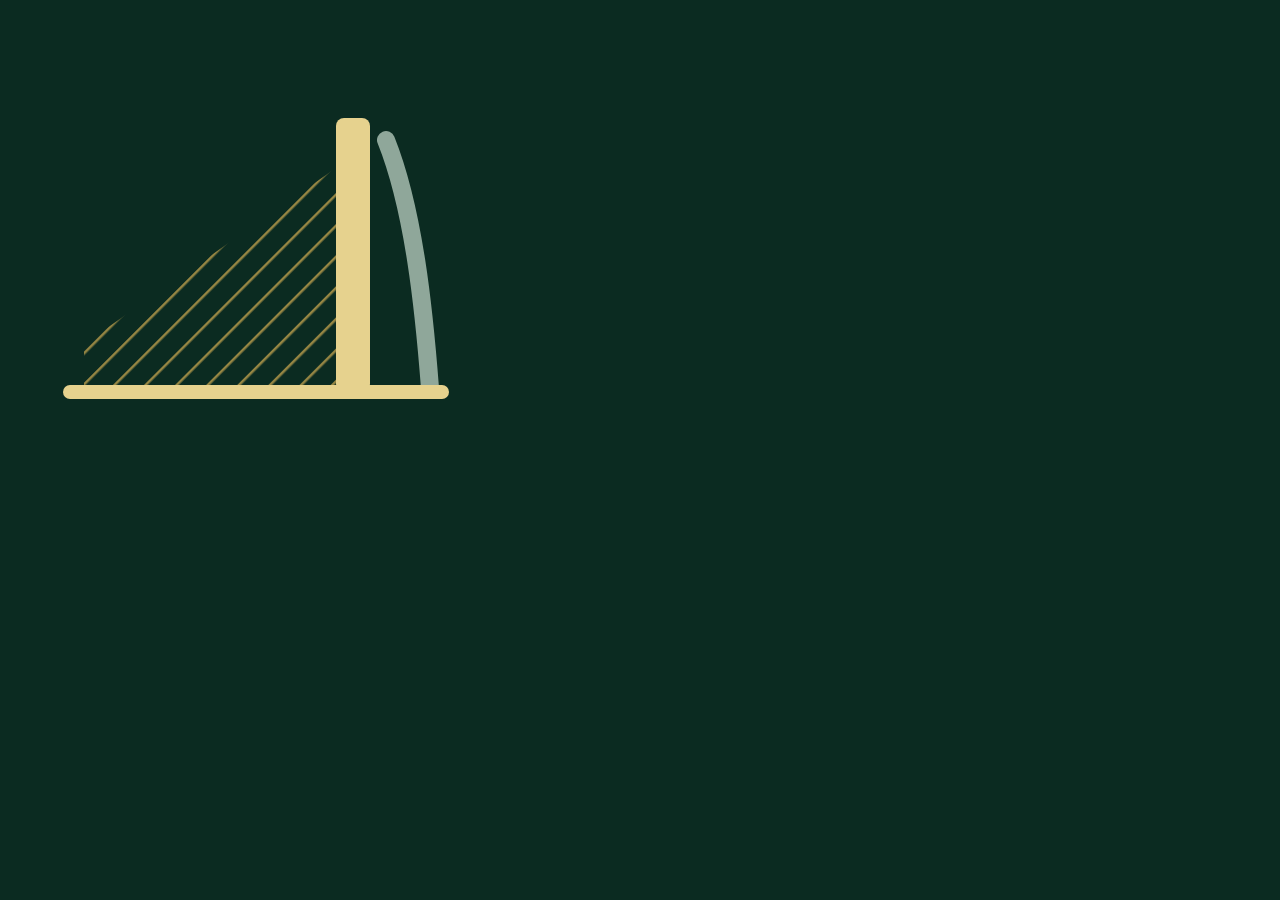
<file: assets/icon.html>
<!doctype html>
<html lang="en">
<head>
<meta charset="utf-8">
<style>
  /* Rendered locally to icon-512.png — never served under the CSP. */
  * { margin: 0; padding: 0; }
  html, body { width: 512px; height: 512px; overflow: hidden; }
  body { background: #0B2B21; }
  svg { display: block; }
</style>
</head>
<body>
<!-- 12% safe padding for maskable: content kept within 62..450 -->
<svg width="512" height="512" viewBox="0 0 512 512" xmlns="http://www.w3.org/2000/svg">
  <rect width="512" height="512" fill="#0B2B21"/>
  <defs>
    <pattern id="hatch" width="22" height="22" patternTransform="rotate(45)" patternUnits="userSpaceOnUse">
      <line x1="0" y1="0" x2="0" y2="22" stroke="#C4A44E" stroke-width="5" opacity="0.75"/>
    </pattern>
  </defs>
  <!-- the moratorium wedge rising from the principal baseline -->
  <polygon points="84,392 336,392 336,168 84,344" fill="url(#hatch)"/>
  <!-- capitalisation tick: the taller solid block where EMI begins -->
  <rect x="336" y="118" width="34" height="274" rx="8" fill="#E6D28E"/>
  <!-- amortization path down to zero -->
  <path d="M386 140 C 414 210, 424 310, 430 388" fill="none" stroke="#8FA79A" stroke-width="18" stroke-linecap="round"/>
  <!-- baseline -->
  <line x1="70" y1="392" x2="442" y2="392" stroke="#E6D28E" stroke-width="14" stroke-linecap="round"/>
</svg>
</body>
</html>
</file>
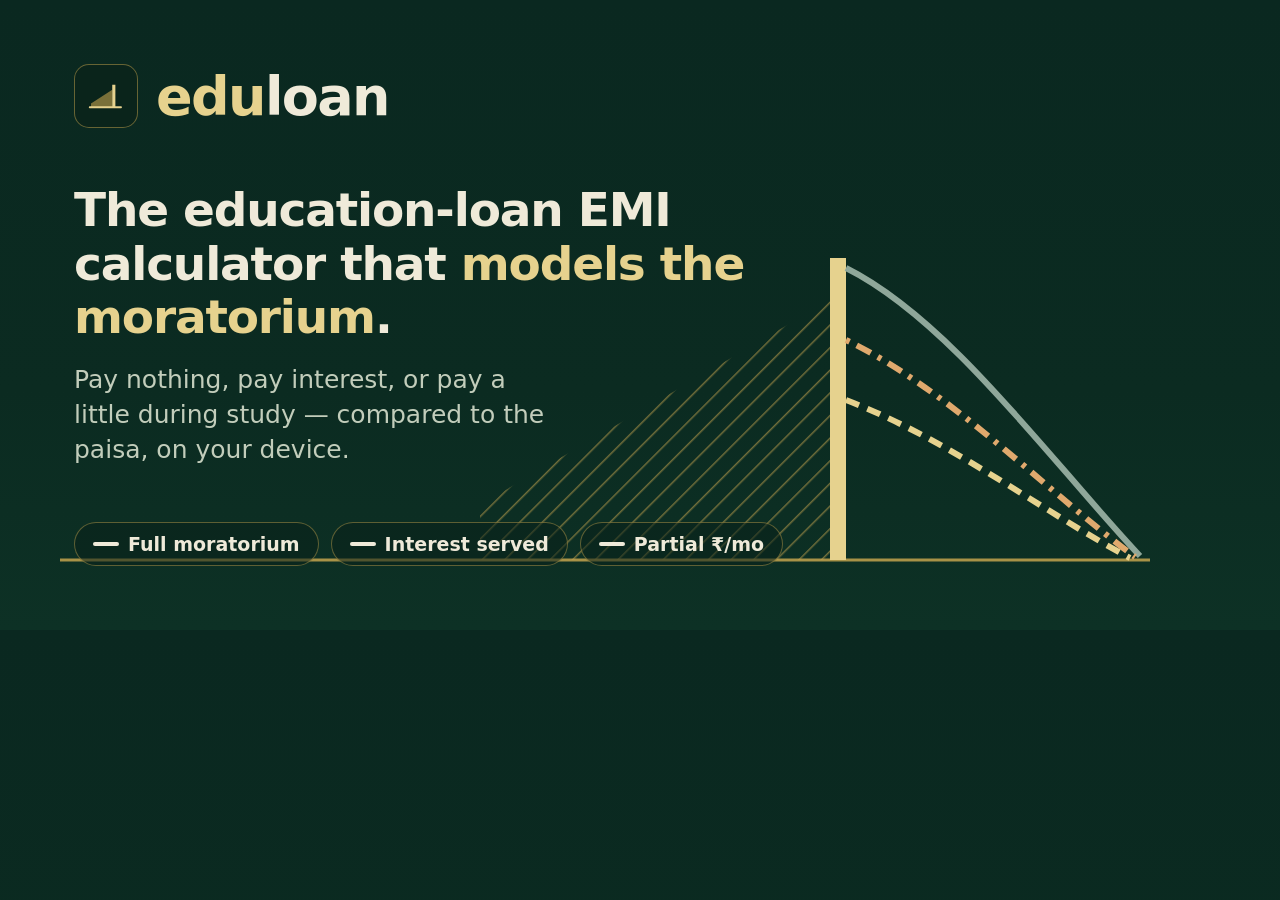
<file: assets/og.html>
<!doctype html>
<html lang="en">
<head>
<meta charset="utf-8">
<style>
  /* Rendered locally to og-image.png (1200×630) — never served under the CSP. */
  :root {
    --bg: #0B2B21; --panel: #113828; --ink: #EFEAD9; --muted: #C2CDBB;
    --gold: #E6D28E; --brass: #C4A44E; --sage: #8FA79A; --copper: #E0A96D;
    --sans: system-ui, -apple-system, "Segoe UI", Roboto, Helvetica, Arial, sans-serif;
  }
  * { box-sizing: border-box; margin: 0; padding: 0; }
  html, body { width: 1200px; height: 630px; overflow: hidden; }
  body {
    background: linear-gradient(180deg, #0a2820 0%, #0B2B21 62%, #0d3125 100%);
    font-family: var(--sans); color: var(--ink); -webkit-font-smoothing: antialiased;
    position: relative;
  }
  .wedge-stage { position: absolute; inset: 0; }
  .frame { position: absolute; inset: 0; padding: 64px 74px; display: flex; flex-direction: column; justify-content: space-between; }
  .brand { display: flex; align-items: center; gap: 18px; }
  .mark { width: 64px; height: 64px; border-radius: 15px; background: #0a241b; border: 1.5px solid rgba(196,164,78,0.5); display: grid; place-items: center; }
  .wordmark { font-size: 54px; font-weight: 800; letter-spacing: -0.03em; }
  .wordmark .edu { color: var(--gold); }
  .headline { max-width: 760px; }
  .headline h1 { font-size: 47px; font-weight: 800; letter-spacing: -0.025em; line-height: 1.14; }
  .headline h1 em { font-style: normal; color: var(--gold); }
  .headline p { margin-top: 18px; font-size: 25px; color: var(--muted); line-height: 1.4; max-width: 30ch; }
  .chips { display: flex; gap: 12px; }
  .chip {
    display: inline-flex; align-items: center; gap: 9px; padding: 10px 18px;
    border: 1.5px solid rgba(196,164,78,0.45); border-radius: 999px;
    background: rgba(10,33,26,0.55); font-size: 19px; font-weight: 650; color: var(--ink);
  }
  .chip .sw { width: 26px; height: 0; border-top: 4px solid; border-radius: 2px; }
  .sw-a { border-color: var(--sage); border-top-style: solid; }
  .sw-b { border-color: var(--gold); border-top-style: dashed; }
  .sw-c { border-color: var(--copper); border-top-style: dotted; }
</style>
</head>
<body>
  <!-- one large moratorium wedge with the three exit paths -->
  <svg class="wedge-stage" width="1200" height="630" viewBox="0 0 1200 630" xmlns="http://www.w3.org/2000/svg">
    <defs>
      <pattern id="hatch" width="16" height="16" patternTransform="rotate(45)" patternUnits="userSpaceOnUse">
        <line x1="0" y1="0" x2="0" y2="16" stroke="#C4A44E" stroke-width="3" opacity="0.55"/>
      </pattern>
    </defs>
    <!-- baseline -->
    <line x1="60" y1="560" x2="1150" y2="560" stroke="#C4A44E" stroke-width="3" opacity="0.85"/>
    <!-- the wedge: interest accruing while nobody pays -->
    <polygon points="480,560 830,560 830,300 480,505" fill="url(#hatch)"/>
    <!-- capitalisation tick -->
    <rect x="830" y="258" width="16" height="302" fill="#E6D28E"/>
    <!-- three exit paths -->
    <path d="M846 268 C 950 320, 1050 460, 1140 556" fill="none" stroke="#8FA79A" stroke-width="6"/>
    <path d="M846 400 C 950 440, 1040 510, 1130 558" fill="none" stroke="#E6D28E" stroke-width="6" stroke-dasharray="14 9"/>
    <path d="M846 340 C 950 390, 1045 490, 1135 557" fill="none" stroke="#E0A96D" stroke-width="6" stroke-dasharray="4 8 16 8"/>
  </svg>

  <div class="frame">
    <div class="brand">
      <div class="mark">
        <svg width="40" height="40" viewBox="0 0 64 64" xmlns="http://www.w3.org/2000/svg">
          <polygon points="8,50 42,50 42,22 8,44" fill="#C4A44E" opacity="0.6"/>
          <rect x="42" y="14" width="5" height="36" fill="#E6D28E"/>
          <line x1="6" y1="50" x2="56" y2="50" stroke="#E6D28E" stroke-width="3" stroke-linecap="round"/>
        </svg>
      </div>
      <div class="wordmark"><span class="edu">edu</span>loan</div>
    </div>

    <div class="headline">
      <h1>The education-loan EMI calculator that <em>models the moratorium</em>.</h1>
      <p>Pay nothing, pay interest, or pay a little during study — compared to the paisa, on your device.</p>
    </div>

    <div class="chips">
      <span class="chip"><span class="sw sw-a"></span>Full moratorium</span>
      <span class="chip"><span class="sw sw-b"></span>Interest served</span>
      <span class="chip"><span class="sw sw-c"></span>Partial ₹/mo</span>
    </div>
  </div>
</body>
</html>
</file>
<file: styles.css>
/* ============================================================
   eduloan — deep bottle green + pale champagne gold.
   Motif: the moratorium wedge (interest rising while nobody pays).
   Dark is the default scheme; light adapts via prefers-color-scheme.
   ============================================================ */

:root {
  --bg:        #0B2B21;
  --panel:     #113828;
  --panel2:    #16452F;
  --line:      rgba(196, 164, 78, 0.30);   /* deep brass hairlines */
  --ink:       #EFEAD9;                    /* warm ivory */
  --muted:     #C2CDBB;
  --gold:      #E6D28E;                    /* pale champagne gold */
  --brass:     #C4A44E;
  --sage:      #A2BAAD;                    /* Scenario A baseline only (AA on its dim chip) */
  --copper:    #E0A96D;                    /* Scenario C */
  --gold-dim:  rgba(230, 210, 142, 0.13);
  --sage-dim:  rgba(162, 186, 173, 0.14);
  --copper-dim:rgba(224, 169, 109, 0.13);
  --focus:     #E6D28E;

  --sans: system-ui, -apple-system, "Segoe UI", Roboto, Helvetica, Arial, sans-serif;
  --mono: ui-monospace, "SF Mono", Menlo, Consolas, "Liberation Mono", monospace;
  --radius: 12px;
  --radius-sm: 8px;
  --wrap: 1080px;
}

@media (prefers-color-scheme: light) {
  :root {
    --bg:        #F0F3EB;                  /* celadon-tinted paper */
    --panel:     #FAFBF5;
    --panel2:    #EDF1E4;
    --line:      rgba(126, 100, 20, 0.35);
    --ink:       #123A2C;                  /* bottle-green ink */
    --muted:     #40584A;
    --gold:      #755D10;                  /* brass deepened for AA on light (incl. gold-dim chips) */
    --brass:     #8A6E1F;
    --sage:      #4E6A5C;
    --copper:    #8A501B;
    --gold-dim:  rgba(117, 93, 16, 0.10);
    --sage-dim:  rgba(78, 106, 92, 0.11);
    --copper-dim:rgba(138, 80, 27, 0.10);
    --focus:     #123A2C;
  }
}

* { box-sizing: border-box; }
html { -webkit-text-size-adjust: 100%; scroll-behavior: smooth; }
@media (prefers-reduced-motion: reduce) {
  html { scroll-behavior: auto; }
  *, *::before, *::after { animation: none !important; transition: none !important; }
}

body {
  margin: 0;
  background: var(--bg);
  color: var(--ink);
  font-family: var(--sans);
  font-size: 16px;
  line-height: 1.55;
  -webkit-font-smoothing: antialiased;
  text-rendering: optimizeLegibility;
}

h1, h2, h3 { margin: 0; font-weight: 750; letter-spacing: -0.02em; line-height: 1.12; }
p { margin: 0; }
code { font-family: var(--mono); font-size: 0.92em; color: var(--gold); }
a { color: var(--gold); text-decoration-thickness: 1px; text-underline-offset: 2px; }
a:hover { color: var(--ink); }

.wrap { max-width: var(--wrap); margin: 0 auto; padding: 0 20px; }
.num, .figs dd, .sched td.num, .sched th.num { font-variant-numeric: tabular-nums; }

.sr-only {
  position: absolute; width: 1px; height: 1px; margin: -1px; padding: 0;
  overflow: hidden; clip: rect(0 0 0 0); white-space: nowrap; border: 0;
}

/* ---------------- skip link + focus ---------------- */
.skip-link {
  position: absolute; left: -9999px; top: 0; z-index: 99;
  background: var(--gold); color: #0B2B21; padding: 10px 16px;
  border-radius: 0 0 var(--radius-sm) 0; font-weight: 700;
}
@media (prefers-color-scheme: light) { .skip-link { color: #FAFBF5; background: #123A2C; } }
.skip-link:focus { left: 0; }
:focus-visible { outline: 2px solid var(--focus); outline-offset: 2px; border-radius: 3px; }

/* ---------------- hero ---------------- */
.hero { padding: 56px 0 0; border-bottom: 1px solid var(--line); }
.eyebrow {
  font-size: 13px; letter-spacing: 0.14em; text-transform: uppercase;
  color: var(--gold); font-weight: 700; margin-bottom: 14px;
}
.hero h1 { font-size: clamp(26px, 4.6vw, 42px); max-width: 21ch; }
.hero .accent { color: var(--gold); }
.lede { max-width: 68ch; margin-top: 18px; color: var(--muted); font-size: 17px; }
.lede strong { color: var(--ink); }
.privacy-chip {
  display: inline-flex; align-items: center; gap: 10px; margin: 22px 0 6px;
  padding: 9px 16px; border: 1px solid var(--line); border-radius: 999px;
  background: var(--panel); font-size: 14px; color: var(--muted);
}
.privacy-chip .dot { width: 8px; height: 8px; border-radius: 50%; background: var(--gold); flex: none; }
.hero-wedge { margin-top: 26px; }
.hero-wedge svg { display: block; width: 100%; height: 96px; }
@media (prefers-color-scheme: light) {
  .hero-wedge rect { fill: #7E6414; }
  .hero-wedge path { stroke: #4E6A5C; }
}

/* ---------------- sections ---------------- */
main section { padding: 44px 0 6px; }
h2 { font-size: clamp(20px, 3vw, 27px); display: flex; align-items: baseline; gap: 12px; margin-bottom: 14px; }
.rule-wedge {
  display: inline-block; flex: none; width: 34px; height: 15px;
  background: linear-gradient(135deg, transparent 49.5%, var(--brass) 50%);
  align-self: center;
}
.section-lede { color: var(--muted); max-width: 72ch; margin-bottom: 16px; }
.hint { color: var(--muted); font-size: 13.5px; margin-top: 8px; max-width: 72ch; }
.model-note strong { color: var(--gold); }

.panel {
  background: var(--panel);
  border: 1px solid var(--line);
  border-radius: var(--radius);
  padding: 20px;
}

/* ---------------- form ---------------- */
.form-grid { display: grid; grid-template-columns: repeat(auto-fit, minmax(220px, 1fr)); gap: 16px 18px; }
.field label { display: block; font-size: 13.5px; font-weight: 700; margin-bottom: 6px; }
.field input[type="number"], .field input[type="month"], .field input[type="text"], .field select {
  width: 100%; padding: 9px 11px; font: inherit; font-variant-numeric: tabular-nums;
  color: var(--ink); background: var(--bg);
  border: 1px solid var(--line); border-radius: var(--radius-sm);
}
.field select { appearance: auto; }
.field .hint { margin-top: 5px; font-size: 12.5px; }
.field-toggles { display: flex; flex-direction: column; gap: 10px; justify-content: center; }
.check { display: flex; gap: 9px; align-items: flex-start; font-size: 14px; cursor: pointer; }
.check input { width: 17px; height: 17px; margin-top: 2px; accent-color: var(--brass); flex: none; }

/* ---------------- verdict + cards ---------------- */
.verdict {
  border-left: 4px solid var(--gold);
  background: var(--gold-dim);
  border-radius: var(--radius-sm);
  padding: 13px 16px; margin-bottom: 18px;
  font-size: 16.5px; max-width: 100%;
}
.verdict strong { color: var(--gold); font-variant-numeric: tabular-nums; }

.cards { display: grid; grid-template-columns: repeat(auto-fit, minmax(260px, 1fr)); gap: 16px; }
.card { background: var(--panel); border: 1px solid var(--line); border-radius: var(--radius); padding: 18px; }
.card h3 { font-size: 16.5px; display: flex; align-items: baseline; gap: 8px; flex-wrap: wrap; }
.card .sub { font-weight: 500; color: var(--muted); font-size: 13.5px; }
.tag {
  display: inline-grid; place-items: center; width: 24px; height: 24px;
  border-radius: 7px; font-size: 13.5px; font-weight: 800; align-self: center;
}
.tag-a { background: var(--sage-dim); color: var(--sage); border: 1px solid var(--sage); }
.tag-b { background: var(--gold-dim); color: var(--gold); border: 1px solid var(--gold); }
.tag-c { background: var(--copper-dim); color: var(--copper); border: 1px solid var(--copper); }
.card-a { border-top: 3px solid var(--sage); }
.card-b { border-top: 3px solid var(--gold); }
.card-c { border-top: 3px solid var(--copper); }

.figs { margin: 14px 0 0; display: grid; gap: 9px; }
.figs > div { display: flex; justify-content: space-between; gap: 12px; border-bottom: 1px dashed var(--line); padding-bottom: 7px; }
.figs dt { color: var(--muted); font-size: 13.5px; }
.figs dd { margin: 0; font-weight: 750; font-size: 15px; }
.delta { margin-top: 13px; font-size: 14px; color: var(--ink); }
.delta strong { color: var(--gold); font-variant-numeric: tabular-nums; }
.delta.baseline { color: var(--muted); font-style: normal; }
.csis-note { margin-top: 10px; font-size: 13px; color: var(--sage); border-left: 3px solid var(--sage); padding-left: 10px; }

/* ---------------- chart ---------------- */
.chart-panel { padding: 14px; }
.chart svg { display: block; width: 100%; height: auto; }
.chart-caption { color: var(--muted); font-size: 13px; margin-top: 10px; }
.chart .gridline { stroke: var(--line); stroke-width: 1; }
.chart .axis { fill: var(--muted); font-size: 12.5px; font-family: var(--sans); }
.chart .hatch-line { stroke: var(--brass); stroke-width: 1.3; opacity: 0.6; }
.chart .wedge { stroke: none; }
.chart .cap-tick { stroke: var(--gold); stroke-width: 2.5; }
.chart .cap-label { fill: var(--gold); font-weight: 700; }
.chart .path-a { stroke: var(--sage); stroke-width: 2.5; }
.chart .path-b { stroke: var(--gold); stroke-width: 2.5; stroke-dasharray: 8 5; }
.chart .path-c { stroke: var(--copper); stroke-width: 2.5; stroke-dasharray: 2 4 8 4; }
.chart .legend .axis { fill: var(--ink); font-weight: 650; }

/* ---------------- schedule ---------------- */
.sched-controls { display: flex; flex-wrap: wrap; gap: 10px; align-items: center; margin-bottom: 14px; }
.seg { display: inline-flex; border: 1px solid var(--line); border-radius: 999px; overflow: hidden; }
.seg-btn {
  font: inherit; font-size: 13.5px; font-weight: 700; cursor: pointer;
  color: var(--muted); background: transparent; border: 0; padding: 8px 15px;
}
.seg-btn + .seg-btn { border-left: 1px solid var(--line); }
.seg-btn[aria-pressed="true"] { background: var(--gold-dim); color: var(--gold); }
.btn {
  font: inherit; font-size: 13.5px; font-weight: 700; cursor: pointer;
  color: var(--ink); background: var(--panel2); border: 1px solid var(--line);
  border-radius: 999px; padding: 8px 16px;
}
.btn:hover { border-color: var(--brass); color: var(--gold); }

.table-wrap { overflow-x: auto; padding: 0; }
.sched { width: 100%; border-collapse: collapse; font-size: 13.5px; min-width: 640px; }
.fy-table { min-width: 320px; }
.sched th, .sched td { text-align: left; padding: 8px 12px; border-bottom: 1px solid var(--line); white-space: nowrap; }
.sched th.num, .sched td.num { text-align: right; }
.sched thead th { color: var(--gold); font-size: 12.5px; letter-spacing: 0.06em; text-transform: uppercase; }
.sched .phase-mor td { color: var(--muted); }
.sched .phase-mor td:first-child::before { content: "◔ "; color: var(--brass); }
.sched .year-row td {
  background: var(--panel2); color: var(--gold); font-weight: 750;
  font-size: 12.5px; letter-spacing: 0.05em; text-transform: uppercase;
}
.sched .fy-row td { color: var(--sage); font-weight: 650; }
.sched .final-row td { border-bottom: 2px solid var(--brass); font-weight: 750; }

/* ---------------- 80E ---------------- */
.statute-quote {
  margin: 0 0 10px; padding: 14px 18px;
  border-left: 4px solid var(--brass);
  background: var(--gold-dim);
  border-radius: var(--radius-sm);
  font-size: 14.5px; color: var(--ink);
}
.cite { font-size: 13px; color: var(--muted); margin-bottom: 14px; }

/* ---------------- CSIS ---------------- */
.checklist { margin: 0 0 14px; padding: 0 0 0 2px; list-style: none; display: grid; gap: 9px; }
.checklist li { display: flex; gap: 10px; font-size: 14.5px; }
.checklist li::before { content: "☐"; color: var(--brass); flex: none; }
.checklist .clause { color: var(--muted); font-size: 12.5px; display: block; }
.csis-declare { margin: 12px 0 4px; font-weight: 700; }

/* ---------------- saved ---------------- */
.save-row { display: flex; flex-wrap: wrap; gap: 10px; margin-bottom: 12px; }
.save-row input[type="text"] {
  flex: 1 1 240px; padding: 9px 11px; font: inherit;
  color: var(--ink); background: var(--bg);
  border: 1px solid var(--line); border-radius: var(--radius-sm);
}
.saved-list { margin: 0; padding: 0; list-style: none; display: grid; gap: 8px; }
.saved-list li { display: flex; flex-wrap: wrap; gap: 10px; align-items: center; border-bottom: 1px dashed var(--line); padding-bottom: 8px; }
.saved-list .s-name { font-weight: 700; }
.saved-list .s-meta { color: var(--muted); font-size: 12.5px; flex: 1; }
.saved-list .btn { padding: 5px 12px; font-size: 12.5px; }
.saved-empty { color: var(--muted); font-size: 14px; }

/* ---------------- rules panel ---------------- */
.facts { display: grid; gap: 12px; }
.fact { background: var(--panel); border: 1px solid var(--line); border-radius: var(--radius); padding: 15px 18px; }
.fact .f-head { display: flex; gap: 10px; align-items: baseline; flex-wrap: wrap; }
.fact .f-cat {
  font-size: 11px; font-weight: 800; letter-spacing: 0.09em; text-transform: uppercase;
  color: var(--gold); border: 1px solid var(--line); border-radius: 999px; padding: 2px 9px;
}
.fact .f-statement { font-size: 14.5px; margin-top: 7px; }
.fact .f-quote { margin: 9px 0 0; padding-left: 12px; border-left: 3px solid var(--brass); color: var(--muted); font-size: 13px; }
.fact .f-src { margin-top: 8px; font-size: 12.5px; color: var(--muted); }

/* ---------------- limits ---------------- */
.limits { margin: 0; padding: 18px 18px 18px 36px; display: grid; gap: 9px; font-size: 14.5px; color: var(--muted); }
.limits li::marker { color: var(--brass); }

/* ---------------- footer ---------------- */
.site-footer { margin-top: 48px; border-top: 1px solid var(--line); padding: 28px 0 40px; }
.site-footer p { color: var(--muted); font-size: 13.5px; max-width: 80ch; margin-bottom: 12px; }
.site-footer strong { color: var(--ink); }
.foot-meta { font-size: 12.5px; }

/* ---------------- print: the comparison sheet IS the PDF path ---------------- */
.print-only { display: none; }
@media print {
  :root {
    --bg: #fff; --panel: #fff; --panel2: #f2f2ee; --ink: #111; --muted: #333;
    --gold: #6b5410; --brass: #6b5410; --sage: #33473d; --copper: #6b3c12;
    --line: #999; --gold-dim: #f4efdc; --sage-dim: #eef1ee; --copper-dim: #f4ece2;
  }
  body { font-size: 11.5px; }
  .skip-link, .hero-wedge, #calc, #timeline, #schedule, #tax80e, #csis, #saved, #rules, #limits,
  .sched-controls, .privacy-chip { display: none !important; }
  .hero { padding: 0; border: 0; }
  .hero h1 { font-size: 17px; }
  .lede, .eyebrow { display: none; }
  main section { padding: 10px 0 0; }
  .print-only { display: block !important; }
  #print-sheet .cards { grid-template-columns: repeat(3, 1fr); gap: 8px; }
  #print-sheet h2 { font-size: 15px; }
  .card { border: 1px solid #999; padding: 9px; break-inside: avoid; }
  .verdict { border: 1px solid #999; }
  .print-sources { margin-top: 10px; font-size: 9.5px; color: #333; }
  #compare { display: block; }
  #compare .hint { display: none; }
  a { color: inherit; text-decoration: none; }
  .site-footer { margin-top: 8px; padding: 8px 0 0; }
  .site-footer .foot-meta { display: none; }
}
</file>
